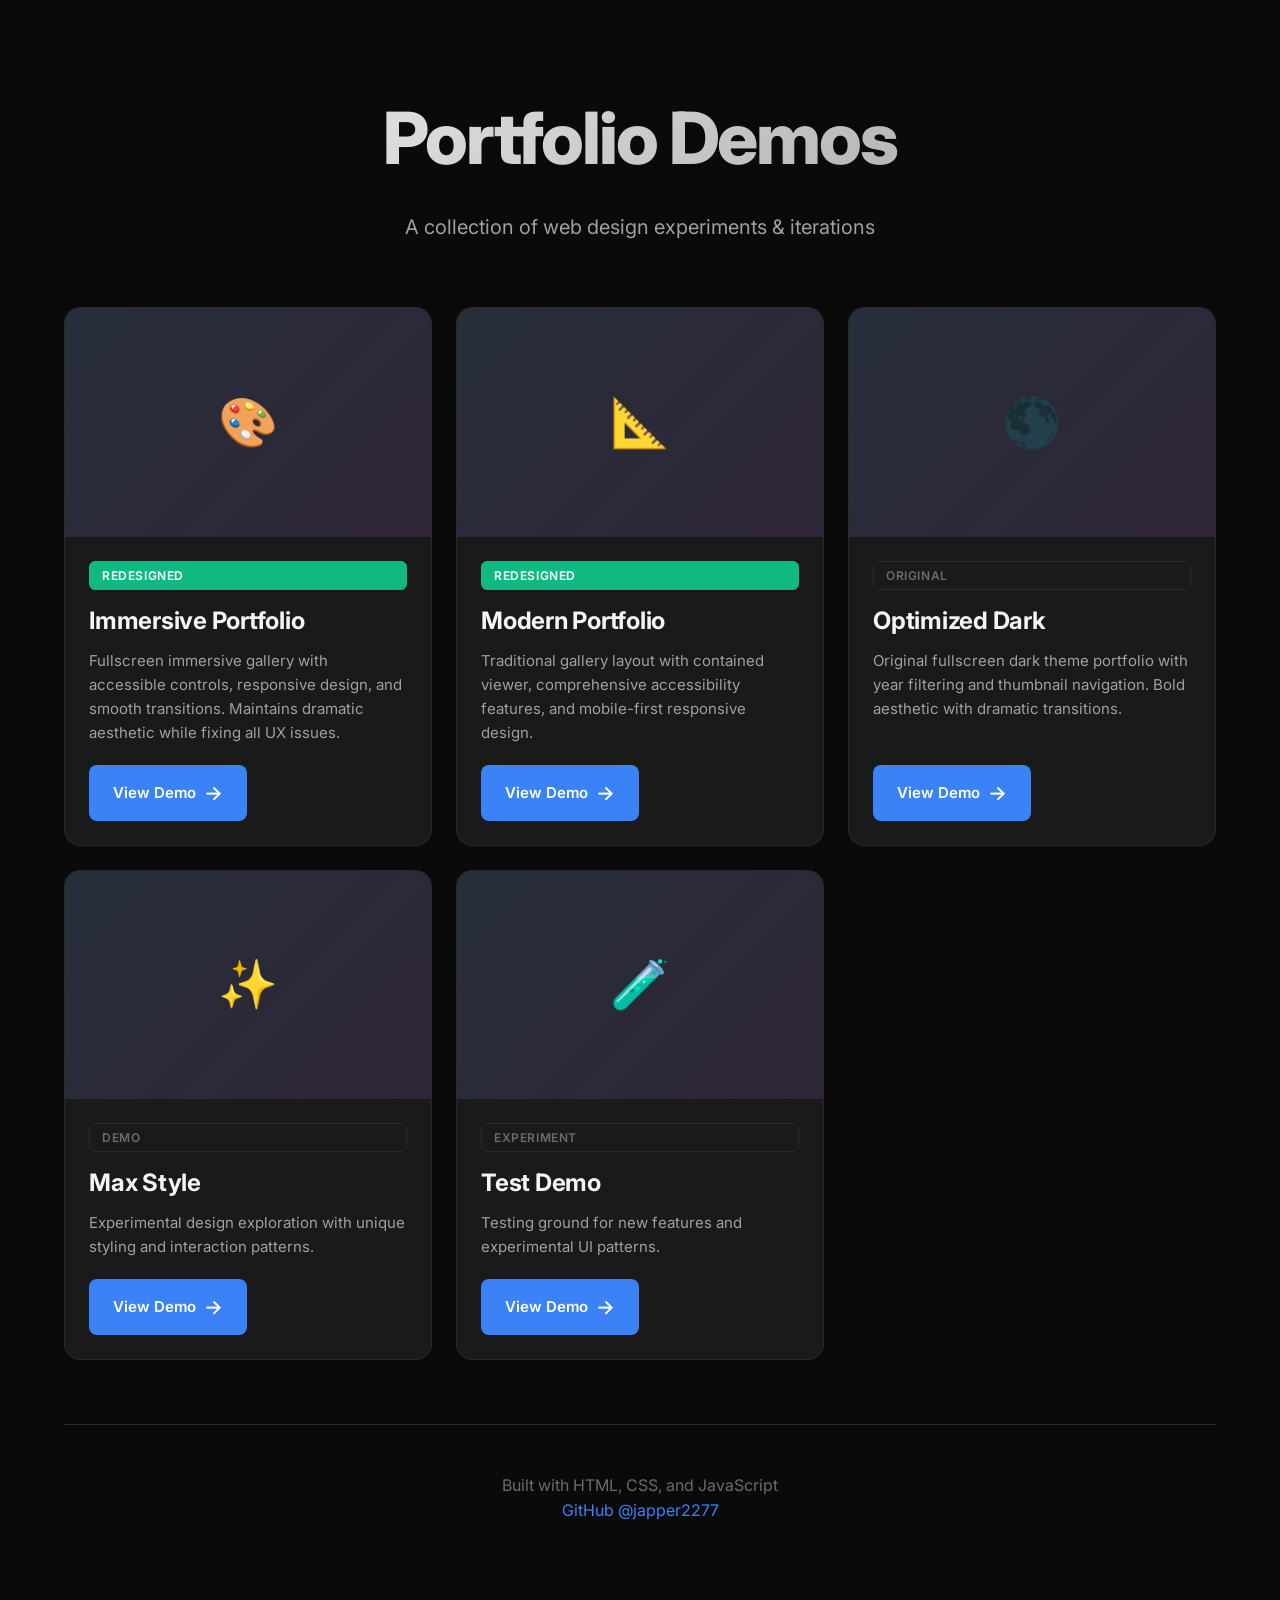
<file: older_html/index.html>
<!DOCTYPE html>
<html lang="en">
<head>
    <meta charset="UTF-8">
    <meta name="viewport" content="width=device-width, initial-scale=1.0">
    <meta name="description" content="Portfolio Demos - A collection of web design experiments">
    <title>Portfolio Demos</title>
    <link rel="icon" href="data:image/svg+xml,<svg xmlns='http://www.w3.org/2000/svg' viewBox='0 0 100 100'><text y='.9em' font-size='90'>🎨</text></svg>">

    <link rel="preconnect" href="https://fonts.googleapis.com">
    <link rel="preconnect" href="https://fonts.gstatic.com" crossorigin>
    <link href="https://fonts.googleapis.com/css2?family=Inter:wght@400;500;600;700;800&display=swap" rel="stylesheet">

    <style>
        :root {
            --bg-primary: #0a0a0a;
            --bg-secondary: #1a1a1a;
            --bg-elevated: #242424;
            --text-primary: #f5f5f5;
            --text-secondary: #a0a0a0;
            --text-tertiary: #6b6b6b;
            --accent: #3b82f6;
            --accent-hover: #2563eb;
            --border: #2a2a2a;
            --focus-ring: #60a5fa;
        }

        * {
            margin: 0;
            padding: 0;
            box-sizing: border-box;
        }

        body {
            background: var(--bg-primary);
            color: var(--text-primary);
            font-family: 'Inter', -apple-system, BlinkMacSystemFont, sans-serif;
            line-height: 1.6;
            -webkit-font-smoothing: antialiased;
            -moz-osx-font-smoothing: grayscale;
            min-height: 100vh;
        }

        .container {
            max-width: 1200px;
            margin: 0 auto;
            padding: 48px 24px;
        }

        header {
            text-align: center;
            margin-bottom: 64px;
            padding-top: 32px;
        }

        h1 {
            font-size: clamp(2.5rem, 8vw, 4.5rem);
            font-weight: 800;
            letter-spacing: -0.03em;
            margin-bottom: 16px;
            background: linear-gradient(135deg, var(--text-primary) 0%, var(--text-secondary) 100%);
            -webkit-background-clip: text;
            -webkit-text-fill-color: transparent;
            background-clip: text;
        }

        .subtitle {
            font-size: clamp(1rem, 3vw, 1.25rem);
            color: var(--text-secondary);
            font-weight: 400;
        }

        .demos-grid {
            display: grid;
            grid-template-columns: repeat(auto-fill, minmax(320px, 1fr));
            gap: 24px;
            margin-bottom: 64px;
        }

        .demo-card {
            background: var(--bg-secondary);
            border: 1px solid var(--border);
            border-radius: 16px;
            overflow: hidden;
            transition: all 0.3s cubic-bezier(0.4, 0, 0.2, 1);
            display: flex;
            flex-direction: column;
        }

        .demo-card:hover {
            transform: translateY(-4px);
            border-color: var(--accent);
            box-shadow: 0 12px 32px rgba(0, 0, 0, 0.4);
        }

        .demo-card:focus-within {
            outline: 2px solid var(--focus-ring);
            outline-offset: 2px;
        }

        .demo-preview {
            width: 100%;
            aspect-ratio: 16 / 10;
            background: var(--bg-elevated);
            position: relative;
            overflow: hidden;
        }

        .demo-preview::before {
            content: '';
            position: absolute;
            inset: 0;
            background: linear-gradient(135deg, rgba(59, 130, 246, 0.1) 0%, rgba(147, 51, 234, 0.1) 100%);
        }

        .demo-preview-text {
            position: absolute;
            inset: 0;
            display: flex;
            align-items: center;
            justify-content: center;
            font-size: 3rem;
        }

        .demo-content {
            padding: 24px;
            flex: 1;
            display: flex;
            flex-direction: column;
        }

        .demo-title {
            font-size: 1.5rem;
            font-weight: 700;
            margin-bottom: 8px;
            letter-spacing: -0.01em;
        }

        .demo-description {
            color: var(--text-secondary);
            font-size: 0.9375rem;
            margin-bottom: 20px;
            flex: 1;
        }

        .demo-link {
            display: inline-flex;
            align-items: center;
            gap: 8px;
            background: var(--accent);
            color: white;
            text-decoration: none;
            padding: 12px 24px;
            border-radius: 8px;
            font-weight: 600;
            font-size: 0.9375rem;
            transition: all 0.2s;
            align-self: flex-start;
        }

        .demo-link:hover {
            background: var(--accent-hover);
            transform: translateX(4px);
        }

        .demo-link:focus-visible {
            outline: 2px solid var(--focus-ring);
            outline-offset: 2px;
        }

        .demo-link::after {
            content: '→';
            font-size: 1.25rem;
            transition: transform 0.2s;
        }

        .demo-link:hover::after {
            transform: translateX(4px);
        }

        .badge {
            display: inline-block;
            padding: 4px 12px;
            background: var(--bg-elevated);
            border: 1px solid var(--border);
            border-radius: 6px;
            font-size: 0.75rem;
            font-weight: 600;
            text-transform: uppercase;
            letter-spacing: 0.05em;
            margin-bottom: 12px;
            color: var(--text-secondary);
        }

        .badge.new {
            background: var(--accent);
            border-color: var(--accent);
            color: white;
        }

        .badge.improved {
            background: #10b981;
            border-color: #10b981;
            color: white;
        }

        .badge.original {
            background: transparent;
            border-color: var(--border);
            color: var(--text-tertiary);
        }

        footer {
            text-align: center;
            padding: 48px 24px;
            color: var(--text-tertiary);
            border-top: 1px solid var(--border);
            margin-top: 64px;
        }

        footer a {
            color: var(--accent);
            text-decoration: none;
            transition: color 0.2s;
        }

        footer a:hover {
            color: var(--accent-hover);
        }

        footer a:focus-visible {
            outline: 2px solid var(--focus-ring);
            outline-offset: 2px;
            border-radius: 4px;
        }

        @media (max-width: 768px) {
            .demos-grid {
                grid-template-columns: 1fr;
            }

            header {
                margin-bottom: 48px;
            }
        }

        @media (prefers-reduced-motion: reduce) {
            * {
                animation-duration: 0.01ms !important;
                animation-iteration-count: 1 !important;
                transition-duration: 0.01ms !important;
            }
        }
    </style>
</head>
<body>
    <div class="container">
        <header>
            <h1>Portfolio Demos</h1>
            <p class="subtitle">A collection of web design experiments & iterations</p>
        </header>

        <div class="demos-grid">
            <article class="demo-card">
                <div class="demo-preview">
                    <div class="demo-preview-text">🎨</div>
                </div>
                <div class="demo-content">
                    <span class="badge improved">Redesigned</span>
                    <h2 class="demo-title">Immersive Portfolio</h2>
                    <p class="demo-description">
                        Fullscreen immersive gallery with accessible controls, responsive design, and smooth transitions. Maintains dramatic aesthetic while fixing all UX issues.
                    </p>
                    <a href="immersive-portfolio.html" class="demo-link">View Demo</a>
                </div>
            </article>

            <article class="demo-card">
                <div class="demo-preview">
                    <div class="demo-preview-text">📐</div>
                </div>
                <div class="demo-content">
                    <span class="badge improved">Redesigned</span>
                    <h2 class="demo-title">Modern Portfolio</h2>
                    <p class="demo-description">
                        Traditional gallery layout with contained viewer, comprehensive accessibility features, and mobile-first responsive design.
                    </p>
                    <a href="portfolio-redesign.html" class="demo-link">View Demo</a>
                </div>
            </article>

            <article class="demo-card">
                <div class="demo-preview">
                    <div class="demo-preview-text">🌑</div>
                </div>
                <div class="demo-content">
                    <span class="badge original">Original</span>
                    <h2 class="demo-title">Optimized Dark</h2>
                    <p class="demo-description">
                        Original fullscreen dark theme portfolio with year filtering and thumbnail navigation. Bold aesthetic with dramatic transitions.
                    </p>
                    <a href="optimized-dark.html" class="demo-link">View Demo</a>
                </div>
            </article>

            <article class="demo-card">
                <div class="demo-preview">
                    <div class="demo-preview-text">✨</div>
                </div>
                <div class="demo-content">
                    <span class="badge original">Demo</span>
                    <h2 class="demo-title">Max Style</h2>
                    <p class="demo-description">
                        Experimental design exploration with unique styling and interaction patterns.
                    </p>
                    <a href="max-style.html" class="demo-link">View Demo</a>
                </div>
            </article>

            <article class="demo-card">
                <div class="demo-preview">
                    <div class="demo-preview-text">🧪</div>
                </div>
                <div class="demo-content">
                    <span class="badge original">Experiment</span>
                    <h2 class="demo-title">Test Demo</h2>
                    <p class="demo-description">
                        Testing ground for new features and experimental UI patterns.
                    </p>
                    <a href="test.html" class="demo-link">View Demo</a>
                </div>
            </article>
        </div>

        <footer>
            <p>Built with HTML, CSS, and JavaScript</p>
            <p><a href="https://github.com/japper2277" target="_blank" rel="noopener noreferrer">GitHub @japper2277</a></p>
        </footer>
    </div>
</body>
</html>
</file>
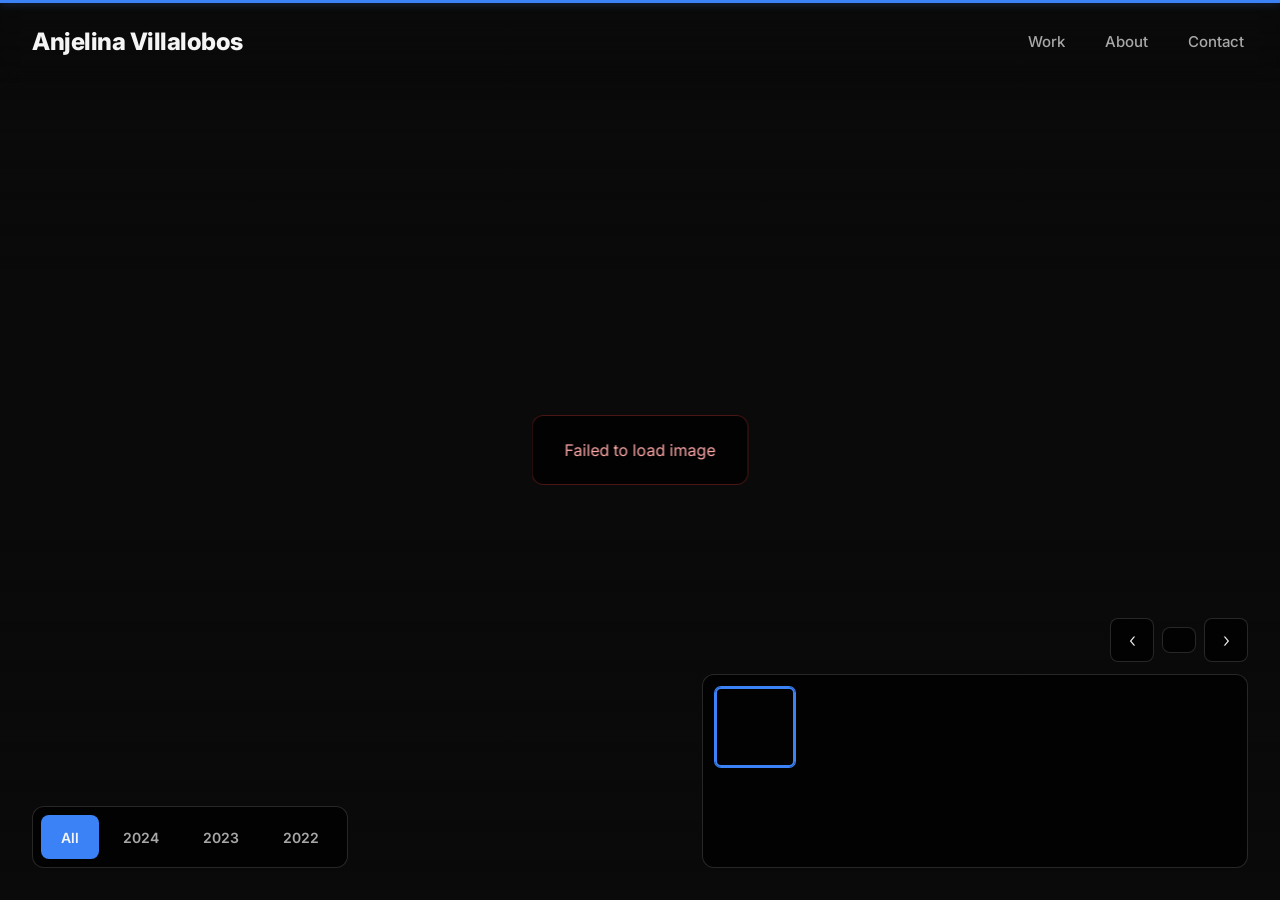
<file: immersive-portfolio.html>
<!DOCTYPE html>
<html lang="en">
<head>
    <meta charset="UTF-8">
    <meta name="viewport" content="width=device-width, initial-scale=1.0">
    <meta name="description" content="Anjelina Villalobos - Digital Artist Portfolio">
    <title>Anjelina Villalobos | Portfolio</title>
    <link rel="icon" href="data:image/svg+xml,<svg xmlns='http://www.w3.org/2000/svg' viewBox='0 0 100 100'><text y='.9em' font-size='90'>🎨</text></svg>">

    <link rel="preconnect" href="https://fonts.googleapis.com">
    <link rel="preconnect" href="https://fonts.gstatic.com" crossorigin>
    <link href="https://fonts.googleapis.com/css2?family=Inter:wght@400;500;600;700;800&display=swap" rel="stylesheet">

    <style>
        :root {
            --text-primary: #f5f5f5;
            --text-secondary: #a8a8a8;
            --text-dim: #707070;
            --accent: #3b82f6;
            --accent-hover: #60a5fa;
            --focus-ring: #60a5fa;
            --overlay-dark: rgba(0, 0, 0, 0.75);
            --overlay-medium: rgba(0, 0, 0, 0.5);
            --border: rgba(255, 255, 255, 0.15);
            --border-active: rgba(255, 255, 255, 0.4);
        }

        * {
            margin: 0;
            padding: 0;
            box-sizing: border-box;
        }

        body, html {
            width: 100%;
            height: 100%;
            overflow: hidden;
            background-color: #0a0a0a;
            color: var(--text-primary);
            font-family: 'Inter', -apple-system, BlinkMacSystemFont, sans-serif;
            -webkit-font-smoothing: antialiased;
            -moz-osx-font-smoothing: grayscale;
        }

        /* Skip link for accessibility */
        .skip-link {
            position: absolute;
            top: -100px;
            left: 16px;
            background: var(--accent);
            color: white;
            padding: 12px 24px;
            text-decoration: none;
            border-radius: 4px;
            z-index: 10000;
            font-weight: 600;
        }

        .skip-link:focus {
            top: 16px;
        }

        /* Fullscreen container */
        .fullscreen-container {
            position: relative;
            width: 100%;
            height: 100%;
        }

        /* Background image - removed harsh filters */
        .background-image {
            position: absolute;
            top: 0;
            left: 0;
            width: 100%;
            height: 100%;
            background-size: cover;
            background-position: center;
            z-index: 1;
            opacity: 0;
            transform: scale(1);
            transition: opacity 0.5s cubic-bezier(0.4, 0, 0.2, 1),
                        transform 0.6s cubic-bezier(0.4, 0, 0.2, 1);
        }

        .background-image.loaded {
            opacity: 1;
        }

        .background-image.fade-out {
            opacity: 0;
            transform: scale(1.03);
        }

        /* Gradient overlays - lighter for better image visibility */
        .gradient-overlay {
            position: fixed;
            pointer-events: none;
            z-index: 2;
        }

        .gradient-overlay.top {
            top: 0;
            left: 0;
            right: 0;
            height: 30%;
            background: linear-gradient(to bottom, rgba(10, 10, 10, 0.8) 0%, transparent 100%);
        }

        .gradient-overlay.bottom {
            bottom: 0;
            left: 0;
            right: 0;
            height: 40%;
            background: linear-gradient(to top, rgba(10, 10, 10, 0.9) 0%, transparent 100%);
        }

        /* Header */
        .main-header {
            position: absolute;
            top: 0;
            left: 0;
            right: 0;
            display: flex;
            justify-content: space-between;
            align-items: center;
            padding: 24px 32px;
            z-index: 100;
            background: linear-gradient(to bottom, rgba(10, 10, 10, 0.6), transparent);
            backdrop-filter: blur(8px);
        }

        .artist-name {
            font-size: clamp(1.125rem, 3vw, 1.5rem);
            font-weight: 800;
            letter-spacing: -0.02em;
        }

        .artist-name:focus-visible {
            outline: 2px solid var(--focus-ring);
            outline-offset: 4px;
            border-radius: 4px;
        }

        .main-header nav {
            display: flex;
            gap: 32px;
        }

        .main-header nav a {
            color: var(--text-secondary);
            text-decoration: none;
            font-size: 0.9375rem;
            font-weight: 500;
            transition: color 0.2s ease;
            position: relative;
            padding: 8px 4px;
        }

        .main-header nav a:hover {
            color: var(--text-primary);
        }

        .main-header nav a:focus-visible {
            outline: 2px solid var(--focus-ring);
            outline-offset: 4px;
            border-radius: 4px;
            color: var(--text-primary);
        }

        /* Progress bar - more visible */
        .progress-bar {
            position: absolute;
            top: 0;
            left: 0;
            width: 100%;
            height: 3px;
            background: rgba(255, 255, 255, 0.1);
            z-index: 101;
        }

        .progress-fill {
            height: 100%;
            background: var(--accent);
            transition: width 0.4s cubic-bezier(0.4, 0, 0.2, 1);
            box-shadow: 0 0 8px rgba(59, 130, 246, 0.5);
        }

        /* Image title overlay */
        .image-title {
            position: absolute;
            bottom: 140px;
            left: 32px;
            right: 32px;
            z-index: 50;
            max-width: 800px;
        }

        .image-title h1 {
            font-size: clamp(2rem, 6vw, 4rem);
            font-weight: 800;
            line-height: 1.1;
            letter-spacing: -0.02em;
            margin-bottom: 12px;
            opacity: 0;
            transform: translateY(20px);
            transition: opacity 0.5s ease 0.2s, transform 0.5s ease 0.2s;
        }

        .image-title h1.visible {
            opacity: 1;
            transform: translateY(0);
        }

        /* Meta row removed */
        .image-title .meta,
        .image-title .meta.visible {
            display: none !important;
        }

        .meta-item {
            display: flex;
            align-items: center;
            gap: 8px;
        }

        /* Bottom UI container */
        .bottom-ui {
            position: absolute;
            bottom: 32px;
            left: 32px;
            right: 32px;
            z-index: 50;
            display: flex;
            justify-content: space-between;
            align-items: flex-end;
            gap: 24px;
        }

        /* Year filter - bottom left */
        .year-filter {
            display: flex;
            gap: 4px;
            background: var(--overlay-dark);
            backdrop-filter: blur(12px);
            padding: 8px;
            border-radius: 12px;
            border: 1px solid var(--border);
        }

        .year-filter button {
            background: transparent;
            border: none;
            color: var(--text-secondary);
            padding: 12px 20px;
            font-size: 0.875rem;
            font-weight: 600;
            cursor: pointer;
            transition: all 0.2s ease;
            font-family: inherit;
            border-radius: 8px;
            min-width: 44px;
            min-height: 44px;
        }

        .year-filter button:hover {
            color: var(--text-primary);
            background: rgba(255, 255, 255, 0.05);
        }

        .year-filter button:focus-visible {
            outline: 2px solid var(--focus-ring);
            outline-offset: 2px;
        }

        .year-filter button.active {
            color: var(--text-primary);
            background: var(--accent);
        }

        /* Thumbnail grid - bottom right */
        .thumbnail-container {
            display: flex;
            flex-direction: column;
            gap: 12px;
            align-items: flex-end;
        }

        .thumbnail-controls {
            display: flex;
            gap: 8px;
            align-items: center;
        }

        .counter {
            color: var(--text-secondary);
            font-size: 0.875rem;
            font-weight: 500;
            background: var(--overlay-dark);
            backdrop-filter: blur(12px);
            padding: 12px 16px;
            border-radius: 8px;
            border: 1px solid var(--border);
        }

        .nav-btn {
            background: var(--overlay-dark);
            backdrop-filter: blur(12px);
            border: 1px solid var(--border);
            color: var(--text-primary);
            width: 44px;
            height: 44px;
            border-radius: 8px;
            font-size: 1.25rem;
            cursor: pointer;
            transition: all 0.2s ease;
            font-family: inherit;
            display: flex;
            align-items: center;
            justify-content: center;
            font-weight: 300;
        }

        .nav-btn:hover:not(:disabled) {
            background: rgba(255, 255, 255, 0.1);
            border-color: var(--border-active);
            transform: scale(1.05);
        }

        .nav-btn:focus-visible {
            outline: 2px solid var(--focus-ring);
            outline-offset: 2px;
        }

        .nav-btn:disabled {
            opacity: 0.3;
            cursor: not-allowed;
        }

        .thumbnail-grid {
            display: grid;
            grid-template-columns: repeat(6, 80px);
            gap: 8px;
            background: var(--overlay-dark);
            backdrop-filter: blur(12px);
            padding: 12px;
            border-radius: 12px;
            border: 1px solid var(--border);
        }

        .thumbnail {
            width: 80px;
            height: 80px;
            background-size: cover;
            background-position: center;
            cursor: pointer;
            opacity: 0.4;
            transition: all 0.25s cubic-bezier(0.4, 0, 0.2, 1);
            position: relative;
            overflow: hidden;
            border-radius: 6px;
            border: 2px solid transparent;
        }

        .thumbnail:hover {
            opacity: 0.8;
            transform: translateY(-4px) scale(1.05);
            border-color: var(--border-active);
        }

        .thumbnail:focus-visible {
            outline: 2px solid var(--focus-ring);
            outline-offset: 2px;
            opacity: 0.8;
        }

        .thumbnail.active {
            opacity: 1;
            border-color: var(--accent);
            box-shadow: 0 0 0 1px var(--accent);
        }

        /* Loading state */
        .loading-overlay {
            position: absolute;
            inset: 0;
            background: #0a0a0a;
            display: flex;
            align-items: center;
            justify-content: center;
            z-index: 200;
            opacity: 1;
            transition: opacity 0.3s ease;
            pointer-events: none;
        }

        .loading-overlay.hidden {
            opacity: 0;
        }

        .spinner {
            width: 48px;
            height: 48px;
            border: 3px solid rgba(255, 255, 255, 0.1);
            border-top-color: var(--accent);
            border-radius: 50%;
            animation: spin 0.8s linear infinite;
        }

        @keyframes spin {
            to { transform: rotate(360deg); }
        }

        /* Error state */
        .error-message {
            position: absolute;
            top: 50%;
            left: 50%;
            transform: translate(-50%, -50%);
            background: var(--overlay-dark);
            backdrop-filter: blur(12px);
            padding: 24px 32px;
            border-radius: 12px;
            border: 1px solid rgba(239, 68, 68, 0.3);
            color: #fca5a5;
            display: none;
            z-index: 200;
            text-align: center;
        }

        .error-message.show {
            display: block;
        }

        /* Keyboard hint */
        .keyboard-hint {
            position: absolute;
            bottom: 32px;
            left: 50%;
            transform: translateX(-50%);
            background: var(--overlay-dark);
            backdrop-filter: blur(12px);
            padding: 12px 20px;
            border-radius: 8px;
            border: 1px solid var(--border);
            font-size: 0.8125rem;
            color: var(--text-secondary);
            pointer-events: none;
            opacity: 0;
            transition: opacity 0.3s ease;
            z-index: 60;
        }

        .keyboard-hint.show {
            opacity: 1;
        }

        /* Screen reader only */
        .sr-only {
            position: absolute;
            width: 1px;
            height: 1px;
            padding: 0;
            margin: -1px;
            overflow: hidden;
            clip: rect(0, 0, 0, 0);
            white-space: nowrap;
            border-width: 0;
        }

        /* Mobile responsive */
        @media (max-width: 1024px) {
            .thumbnail-grid {
                grid-template-columns: repeat(4, 70px);
            }

            .thumbnail {
                width: 70px;
                height: 70px;
            }

            .image-title {
                bottom: 180px;
            }
        }

        @media (max-width: 768px) {
            .main-header {
                flex-direction: column;
                align-items: flex-start;
                gap: 16px;
                padding: 16px 20px;
            }

            .main-header nav {
                gap: 20px;
            }

            .bottom-ui {
                flex-direction: column;
                align-items: stretch;
                bottom: 20px;
                left: 20px;
                right: 20px;
            }

            .image-title {
                bottom: auto;
                top: 120px;
                left: 20px;
                right: 20px;
            }

            .year-filter {
                justify-content: center;
                flex-wrap: wrap;
            }

            .thumbnail-container {
                align-items: stretch;
            }

            .thumbnail-grid {
                grid-template-columns: repeat(auto-fill, minmax(60px, 1fr));
                max-height: 200px;
                overflow-y: auto;
                overflow-x: hidden;
            }

            .thumbnail {
                width: 100%;
                height: 60px;
            }

            .thumbnail-controls {
                justify-content: space-between;
            }

            .keyboard-hint {
                display: none;
            }
        }

        @media (max-width: 480px) {
            .main-header {
                padding: 12px 16px;
            }

            .main-header nav {
                flex-wrap: wrap;
                gap: 16px;
            }

            .bottom-ui {
                bottom: 16px;
                left: 16px;
                right: 16px;
            }

            .image-title {
                top: 100px;
                left: 16px;
                right: 16px;
            }

            .year-filter button {
                padding: 10px 16px;
                font-size: 0.8125rem;
            }

            .thumbnail-grid {
                gap: 6px;
                padding: 8px;
            }
        }

        /* Touch device optimizations */
        @media (hover: none) and (pointer: coarse) {
            .thumbnail:hover {
                transform: none;
            }

            .thumbnail:active {
                opacity: 1;
                transform: scale(0.95);
            }
        }

        /* High contrast mode */
        @media (prefers-contrast: high) {
            :root {
                --text-primary: #ffffff;
                --border: rgba(255, 255, 255, 0.5);
            }

            .gradient-overlay {
                opacity: 0.9;
            }
        }

        /* Reduced motion */
        @media (prefers-reduced-motion: reduce) {
            * {
                animation-duration: 0.01ms !important;
                animation-iteration-count: 1 !important;
                transition-duration: 0.01ms !important;
            }
        }
    </style>
</head>
<body>
    <a href="#main-image" class="skip-link">Skip to gallery</a>

    <div class="fullscreen-container">
        <div class="loading-overlay" id="loadingOverlay">
            <div class="spinner" role="status" aria-label="Loading"></div>
        </div>

        <div class="background-image" id="backgroundImage" role="img" aria-label=""></div>

        <div class="gradient-overlay top"></div>
        <div class="gradient-overlay bottom"></div>

        <div class="progress-bar" role="progressbar" aria-label="Gallery progress" aria-valuemin="0" aria-valuemax="100" aria-valuenow="0">
            <div class="progress-fill" id="progress"></div>
        </div>

        <header class="main-header" role="banner">
            <h1 class="artist-name" tabindex="0">Anjelina Villalobos</h1>
            <nav role="navigation" aria-label="Main navigation">
                <a href="#gallery">Work</a>
                <a href="#about">About</a>
                <a href="#contact">Contact</a>
            </nav>
        </header>

        <div class="error-message" id="errorMessage" role="alert">
            <p>Failed to load image</p>
        </div>

        <main id="main-image">
            <div class="image-title">
                <h2 id="imgTitle"></h2>
            </div>

            <div class="bottom-ui">
                <div class="year-filter" role="group" aria-label="Filter by year">
                    <button class="year-btn active" data-year="all" aria-pressed="true">All</button>
                    <button class="year-btn" data-year="2024" aria-pressed="false">2024</button>
                    <button class="year-btn" data-year="2023" aria-pressed="false">2023</button>
                    <button class="year-btn" data-year="2022" aria-pressed="false">2022</button>
                </div>

                <div class="thumbnail-container">
                    <div class="thumbnail-controls">
                        <button class="nav-btn" id="prevBtn" aria-label="Previous image (←)" title="Previous">‹</button>
                        <span class="counter" id="counter" aria-live="polite"></span>
                        <button class="nav-btn" id="nextBtn" aria-label="Next image (→)" title="Next">›</button>
                    </div>
                    <div class="thumbnail-grid" id="thumbnails" role="list" aria-label="Gallery thumbnails"></div>
                </div>
            </div>
        </main>

        <div class="keyboard-hint" id="keyboardHint" role="status" aria-live="polite">
            Use ← → arrow keys to navigate
        </div>
    </div>

    <div class="sr-only" role="status" aria-live="polite" aria-atomic="true" id="announcer"></div>

    <script>
        const gallery = [
            { year: 2024, image: 'https://images.unsplash.com/photo-1579783902614-a3fb3927b6a5?q=80&w=1920&fm=webp', title: 'Ethereal Light', medium: 'Digital Art', thumb: 'https://images.unsplash.com/photo-1579783902614-a3fb3927b6a5?q=80&w=300&fm=webp' },
            { year: 2024, image: 'https://images.unsplash.com/photo-1547891654-e66ed7ebb968?q=80&w=1920&fm=webp', title: 'Urban Dreams', medium: 'Mixed Media', thumb: 'https://images.unsplash.com/photo-1547891654-e66ed7ebb968?q=80&w=300&fm=webp' },
            { year: 2024, image: 'https://images.unsplash.com/photo-1557672172-298e090bd0f1?q=80&w=1920&fm=webp', title: 'Abstract Motion', medium: 'Digital Art', thumb: 'https://images.unsplash.com/photo-1557672172-298e090bd0f1?q=80&w=300&fm=webp' },
            { year: 2023, image: 'https://images.unsplash.com/photo-1541961017774-22349e4a1262?q=80&w=1920&fm=webp', title: 'Neon Nights', medium: 'Photography', thumb: 'https://images.unsplash.com/photo-1541961017774-22349e4a1262?q=80&w=300&fm=webp' },
            { year: 2023, image: 'https://images.unsplash.com/photo-1550684848-fac1c5b4e853?q=80&w=1920&fm=webp', title: 'Chromatic Study', medium: 'Digital Art', thumb: 'https://images.unsplash.com/photo-1550684848-fac1c5b4e853?q=80&w=300&fm=webp' },
            { year: 2023, image: 'https://images.unsplash.com/photo-1558591710-4b4a1ae0f04d?q=80&w=1920&fm=webp', title: 'Celestial Forms', medium: 'Digital Art', thumb: 'https://images.unsplash.com/photo-1558591710-4b4a1ae0f04d?q=80&w=300&fm=webp' },
            { year: 2023, image: 'https://images.unsplash.com/photo-1536440136628-849c177e76a1?q=80&w=1920&fm=webp', title: 'Digital Landscape', medium: 'Digital Art', thumb: 'https://images.unsplash.com/photo-1536440136628-849c177e76a1?q=80&w=300&fm=webp' },
            { year: 2022, image: 'https://images.unsplash.com/photo-1506477331477-33d5d8b3dc85?q=80&w=1920&fm=webp', title: 'Infinite Horizon', medium: 'Photography', thumb: 'https://images.unsplash.com/photo-1506477331477-33d5d8b3dc85?q=80&w=300&fm=webp' },
            { year: 2022, image: 'https://images.unsplash.com/photo-1553356084-58ef4a67b2a7?q=80&w=1920&fm=webp', title: 'Gradient Space', medium: 'Digital Art', thumb: 'https://images.unsplash.com/photo-1553356084-58ef4a67b2a7?q=80&w=300&fm=webp' },
            { year: 2022, image: 'https://images.unsplash.com/photo-1557682250-33bd709cbe85?q=80&w=1920&fm=webp', title: 'Prismatic Vision', medium: 'Mixed Media', thumb: 'https://images.unsplash.com/photo-1557682250-33bd709cbe85?q=80&w=300&fm=webp' },
            { year: 2022, image: 'https://images.unsplash.com/photo-1567095761054-7a02e69e5c43?q=80&w=1920&fm=webp', title: 'Color Field', medium: 'Digital Art', thumb: 'https://images.unsplash.com/photo-1567095761054-7a02e69e5c43?q=80&w=300&fm=webp' },
            { year: 2022, image: 'https://images.unsplash.com/photo-1557682224-5b8590cd9ec5?q=80&w=1920&fm=webp', title: 'Radiant Bloom', medium: 'Digital Art', thumb: 'https://images.unsplash.com/photo-1557682224-5b8590cd9ec5?q=80&w=300&fm=webp' }
        ];

        let filteredGallery = [...gallery];
        let currentIndex = 0;
        let isTransitioning = false;

        const backgroundImage = document.getElementById('backgroundImage');
        const imgTitle = document.getElementById('imgTitle');
        const progress = document.getElementById('progress');
        const counter = document.getElementById('counter');
        const prevBtn = document.getElementById('prevBtn');
        const nextBtn = document.getElementById('nextBtn');
        const thumbnailGrid = document.getElementById('thumbnails');
        const keyboardHint = document.getElementById('keyboardHint');
        const loadingOverlay = document.getElementById('loadingOverlay');
        const errorMessage = document.getElementById('errorMessage');
        const announcer = document.getElementById('announcer');

        // Preload images
        function preloadImages() {
            gallery.forEach(item => {
                const img = new Image();
                img.src = item.image;
                const thumb = new Image();
                thumb.src = item.thumb;
            });
        }

        function announce(message) {
            announcer.textContent = message;
            setTimeout(() => announcer.textContent = '', 1000);
        }

        function updateImage(index, animate = true) {
            if (isTransitioning || index < 0 || index >= filteredGallery.length) return;

            isTransitioning = true;
            currentIndex = index;
            const item = filteredGallery[currentIndex];

            // Hide title and error
            imgTitle.classList.remove('visible');
            errorMessage.classList.remove('show');

            if (animate) {
                backgroundImage.classList.add('fade-out');
            }

            // Load image
            const tempImg = new Image();
            tempImg.onload = () => {
                setTimeout(() => {
                    backgroundImage.style.backgroundImage = `url('${item.image}')`;
                    backgroundImage.setAttribute('aria-label', `${item.title} - ${item.medium}, ${item.year}`);

                    if (animate) {
                        backgroundImage.classList.remove('fade-out');
                    }
                    backgroundImage.classList.add('loaded');

                    // Update text
                    imgTitle.textContent = item.title;

                    // Show title
                    setTimeout(() => {
                        imgTitle.classList.add('visible');
                    }, 100);

                    // Update progress
                    const progressPercent = ((currentIndex + 1) / filteredGallery.length) * 100;
                    progress.style.width = progressPercent + '%';
                    progress.parentElement.setAttribute('aria-valuenow', Math.round(progressPercent));

                    // Update counter
                    counter.textContent = `${currentIndex + 1} / ${filteredGallery.length}`;

                    // Update buttons
                    prevBtn.disabled = currentIndex === 0;
                    nextBtn.disabled = currentIndex === filteredGallery.length - 1;

                    // Update thumbnails
                    updateThumbnails();

                    // Announce to screen readers
                    announce(`Viewing ${item.title}, image ${currentIndex + 1} of ${filteredGallery.length}`);

                    isTransitioning = false;
                }, animate ? 500 : 0);
            };

            tempImg.onerror = () => {
                errorMessage.classList.add('show');
                isTransitioning = false;
            };

            tempImg.src = item.image;
        }

        function renderThumbnails() {
            thumbnailGrid.innerHTML = '';

            filteredGallery.forEach((item, index) => {
                const thumb = document.createElement('div');
                thumb.className = 'thumbnail';
                thumb.style.backgroundImage = `url('${item.thumb}')`;
                thumb.setAttribute('role', 'listitem');
                thumb.setAttribute('tabindex', '0');
                thumb.setAttribute('aria-label', `View ${item.title}`);

                if (index === 0) thumb.classList.add('active');

                thumb.addEventListener('click', () => updateImage(index));
                thumb.addEventListener('keydown', (e) => {
                    if (e.key === 'Enter' || e.key === ' ') {
                        e.preventDefault();
                        updateImage(index);
                    }
                });

                thumbnailGrid.appendChild(thumb);
            });
        }

        function updateThumbnails() {
            const thumbs = thumbnailGrid.querySelectorAll('.thumbnail');
            thumbs.forEach((thumb, index) => {
                thumb.classList.toggle('active', index === currentIndex);
            });
        }

        function navigate(direction) {
            const newIndex = currentIndex + direction;
            if (newIndex >= 0 && newIndex < filteredGallery.length) {
                updateImage(newIndex);
            }
        }

        function filterByYear(year) {
            filteredGallery = year === 'all'
                ? [...gallery]
                : gallery.filter(item => item.year === parseInt(year));

            currentIndex = 0;
            updateImage(0);
            renderThumbnails();

            const message = year === 'all'
                ? `Showing all ${filteredGallery.length} images`
                : `Showing ${filteredGallery.length} images from ${year}`;
            announce(message);
        }

        // Event listeners
        prevBtn.addEventListener('click', () => navigate(-1));
        nextBtn.addEventListener('click', () => navigate(1));

        document.querySelectorAll('.year-btn').forEach(btn => {
            btn.addEventListener('click', () => {
                document.querySelectorAll('.year-btn').forEach(b => {
                    b.classList.remove('active');
                    b.setAttribute('aria-pressed', 'false');
                });
                btn.classList.add('active');
                btn.setAttribute('aria-pressed', 'true');
                filterByYear(btn.dataset.year);
            });
        });

        // Keyboard navigation
        let keyboardUsed = false;
        document.addEventListener('keydown', (e) => {
            if (e.key === 'ArrowLeft') {
                e.preventDefault();
                navigate(-1);
                showKeyboardHint();
            } else if (e.key === 'ArrowRight') {
                e.preventDefault();
                navigate(1);
                showKeyboardHint();
            }
        });

        function showKeyboardHint() {
            if (!keyboardUsed && window.innerWidth > 768) {
                keyboardUsed = true;
                keyboardHint.classList.add('show');
                setTimeout(() => keyboardHint.classList.remove('show'), 2000);
            }
        }

        // Show keyboard hint on first tab
        document.addEventListener('keydown', (e) => {
            if (e.key === 'Tab' && window.innerWidth > 768) {
                showKeyboardHint();
            }
        }, { once: true });

        // Initialize
        function init() {
            preloadImages();
            updateImage(0, false);
            renderThumbnails();
            setTimeout(() => loadingOverlay.classList.add('hidden'), 300);
        }

        init();
    </script>
</body>
</html>
</file>
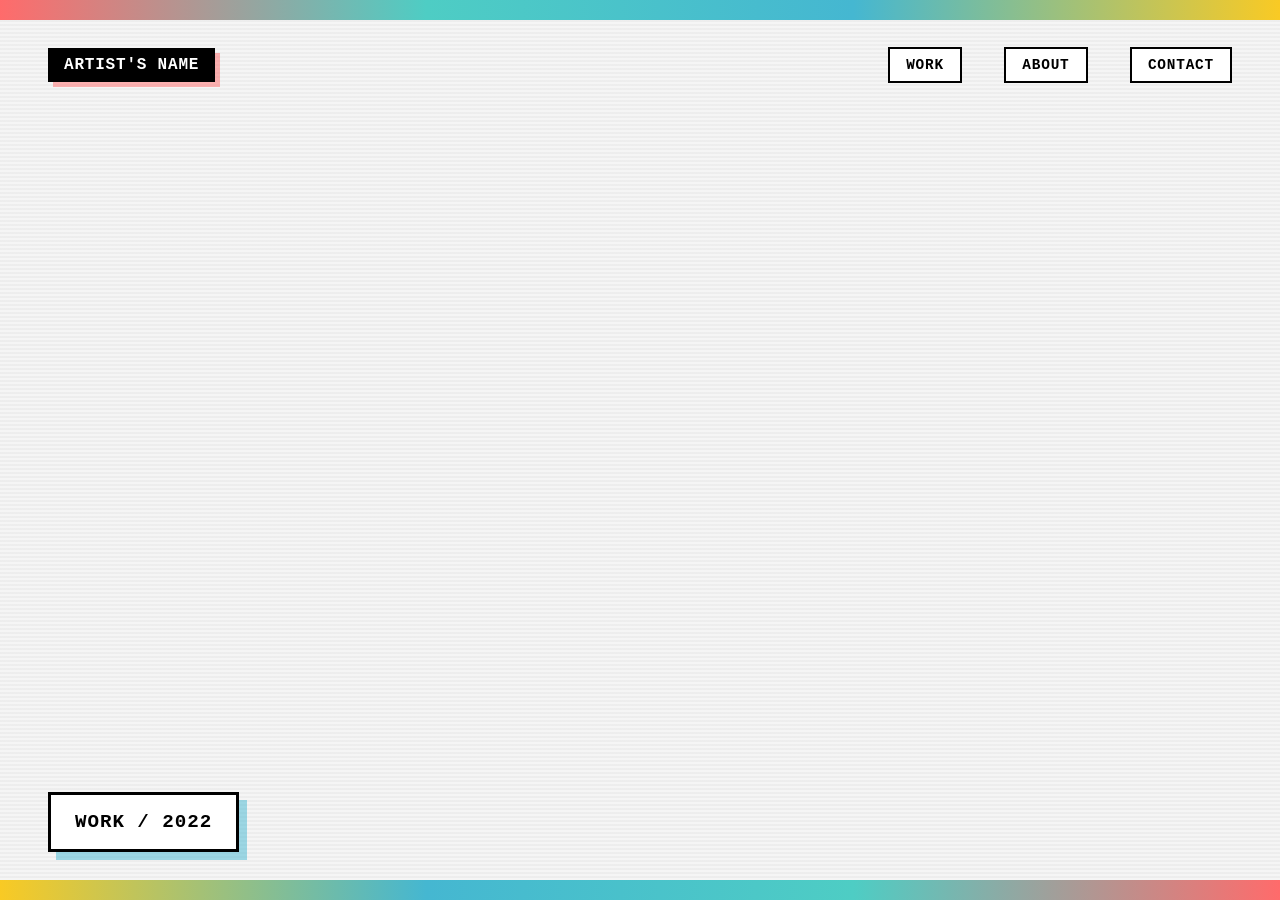
<file: max-style.html>
<!DOCTYPE html>
<html lang="en">
<head>
    <meta charset="UTF-8">
    <meta name="viewport" content="width=device-width, initial-scale=1.0">
    <meta name="referrer" content="no-referrer">
    <title>Artist's Name | Portfolio</title>
    <link rel="icon" href="data:,">

    <style>
        /* CSS Reset and Basic Setup */
        body, html {
            margin: 0;
            padding: 0;
            width: 100%;
            height: 100%;
            overflow: hidden;
            background-color: #f5f5f5; /* Light background like Max's */
            color: #000;
            font-family: 'Courier New', monospace; /* Quirky, digital font */
        }

        /* The main container for the full-screen experience */
        .fullscreen-container {
            position: relative;
            width: 100%;
            height: 100%;
            display: flex;
            align-items: center;
            justify-content: center;
        }

        /* The background image carousel container */
        .background-image {
            position: absolute;
            top: 0;
            left: 0;
            width: 100%;
            height: 100%;
            background-size: cover;
            background-position: center center;
            z-index: 1;
            opacity: 1;
            transform: scale(1);
            transition: opacity 0.6s ease, transform 0.6s ease;
        }

        .background-image.fade-out {
            opacity: 0;
            transform: scale(1.05);
        }

        /* Animated texture overlay - lo-fi digital feel */
        .texture-overlay {
            position: absolute;
            top: 0;
            left: 0;
            width: 100%;
            height: 100%;
            z-index: 2;
            pointer-events: none;
            background: repeating-linear-gradient(
                0deg,
                transparent,
                transparent 2px,
                rgba(0, 0, 0, 0.03) 2px,
                rgba(0, 0, 0, 0.03) 4px
            );
            animation: scanlines 8s linear infinite;
        }

        @keyframes scanlines {
            0% { transform: translateY(0); }
            100% { transform: translateY(20px); }
        }

        /* Colorful border frame */
        .frame {
            position: absolute;
            z-index: 2;
            pointer-events: none;
        }

        .frame.top {
            top: 0;
            left: 0;
            right: 0;
            height: 20px;
            background: linear-gradient(90deg, #ff6b6b, #4ecdc4, #45b7d1, #f9ca24);
            animation: colorShift 10s ease infinite alternate;
        }

        .frame.bottom {
            bottom: 0;
            left: 0;
            right: 0;
            height: 20px;
            background: linear-gradient(90deg, #f9ca24, #45b7d1, #4ecdc4, #ff6b6b);
            animation: colorShift 10s ease infinite alternate-reverse;
        }

        @keyframes colorShift {
            0% { filter: hue-rotate(0deg); }
            100% { filter: hue-rotate(30deg); }
        }

        /* The main header navigation */
        .main-header {
            position: absolute;
            top: 3rem;
            left: 3rem;
            right: 3rem;
            display: flex;
            justify-content: space-between;
            align-items: center;
            z-index: 3;
            font-size: 1rem;
            letter-spacing: 0.05em;
        }

        .main-header .artist-name {
            font-weight: bold;
            text-transform: uppercase;
            background: #000;
            color: #fff;
            padding: 0.5rem 1rem;
            box-shadow: 5px 5px 0 rgba(255, 107, 107, 0.5);
            transition: all 0.3s ease;
        }

        .main-header .artist-name:hover {
            transform: translate(-2px, -2px);
            box-shadow: 7px 7px 0 rgba(255, 107, 107, 0.7);
        }

        .main-header nav a {
            color: #000;
            text-decoration: none;
            margin-left: 2rem;
            padding: 0.5rem 1rem;
            background: #fff;
            border: 2px solid #000;
            transition: all 0.2s ease;
            text-transform: uppercase;
            font-size: 0.9rem;
            font-weight: bold;
        }

        .main-header nav a:hover {
            background: #000;
            color: #fff;
            transform: translate(2px, 2px);
        }

        /* The bottom-left year filter navigation */
        .year-filter {
            position: absolute;
            bottom: 3rem;
            left: 3rem;
            z-index: 3;
            font-size: 1.2rem;
            letter-spacing: 0.05em;
            background: #fff;
            padding: 1rem 1.5rem;
            border: 3px solid #000;
            box-shadow: 8px 8px 0 rgba(69, 183, 209, 0.5);
            font-weight: bold;
            text-transform: uppercase;
        }

        /* Hover zones for arrow navigation */
        .hover-zone {
            position: absolute;
            top: 0;
            width: 50%;
            height: 100%;
            z-index: 3;
            cursor: pointer;
        }

        .hover-zone.left {
            left: 0;
        }

        .hover-zone.right {
            right: 0;
        }

        /* The carousel navigation arrows */
        .carousel-nav {
            position: absolute;
            top: 50%;
            width: 100%;
            display: flex;
            justify-content: space-between;
            transform: translateY(-50%);
            z-index: 4;
            pointer-events: none;
        }

        .carousel-nav button {
            background: #fff;
            border: 3px solid #000;
            color: #000;
            font-size: 2.5rem;
            cursor: pointer;
            opacity: 0;
            transition: opacity 0.3s ease, transform 0.3s ease;
            pointer-events: auto;
            padding: 1rem 2rem;
            font-weight: bold;
            box-shadow: 6px 6px 0 rgba(255, 107, 107, 0.5);
            font-family: 'Courier New', monospace;
        }

        .carousel-nav button.visible {
            opacity: 1;
        }

        .carousel-nav button:hover {
            transform: scale(1.1) rotate(-2deg);
            background: #000;
            color: #fff;
        }


        /* Glitch text effect for year display */
        @keyframes glitchText {
            0% { text-shadow: 2px 2px 0 #ff6b6b; }
            25% { text-shadow: -2px -2px 0 #4ecdc4; }
            50% { text-shadow: 2px -2px 0 #f9ca24; }
            75% { text-shadow: -2px 2px 0 #45b7d1; }
            100% { text-shadow: 2px 2px 0 #ff6b6b; }
        }

        .year-filter span {
            display: inline-block;
            animation: glitchText 3s ease-in-out infinite;
        }

    </style>
</head>
<body>

    <div class="fullscreen-container">

        <div class="background-image"></div>

        <div class="texture-overlay"></div>

        <div class="frame top"></div>
        <div class="frame bottom"></div>

        <header class="main-header">
            <div class="artist-name">Artist's Name</div>
            <nav>
                <a href="#">Work</a>
                <a href="#">About</a>
                <a href="#">Contact</a>
            </nav>
        </header>

        <div class="hover-zone left"></div>
        <div class="hover-zone right"></div>

        <div class="carousel-nav">
            <button class="prev">&lt;</button>
            <button class="next">&gt;</button>
        </div>

        <footer class="year-filter">
            <span>WORK / 2024</span>
        </footer>

    </div>

    <script>
        const leftZone = document.querySelector('.hover-zone.left');
        const rightZone = document.querySelector('.hover-zone.right');
        const prevButton = document.querySelector('.carousel-nav .prev');
        const nextButton = document.querySelector('.carousel-nav .next');
        const backgroundImage = document.querySelector('.background-image');
        const yearDisplay = document.querySelector('.year-filter span');

        // Image gallery data
        const gallery = [
            {
                year: 2022,
                image: 'https://images.unsplash.com/photo-1579783902614-a3fb3927b6a5?q=80&w=2000&auto=format&fit=crop'
            },
            {
                year: 2023,
                image: 'https://images.unsplash.com/photo-1547891654-e66ed7ebb968?q=80&w=2000&auto=format&fit=crop'
            }
        ];

        let currentIndex = 0;

        // Initialize with first image
        backgroundImage.style.backgroundImage = `url('${gallery[currentIndex].image}')`;
        yearDisplay.textContent = `WORK / ${gallery[currentIndex].year}`;

        // Function to change image with crossfade effect
        function changeImage(newIndex) {
            if (newIndex === currentIndex) return;

            // Fade out
            backgroundImage.classList.add('fade-out');

            // After fade out completes, change image and fade in
            setTimeout(() => {
                currentIndex = newIndex;
                backgroundImage.style.backgroundImage = `url('${gallery[currentIndex].image}')`;
                yearDisplay.textContent = `WORK / ${gallery[currentIndex].year}`;
                backgroundImage.classList.remove('fade-out');
            }, 600);
        }

        // Arrow hover effects
        leftZone.addEventListener('mouseenter', () => {
            prevButton.classList.add('visible');
        });

        leftZone.addEventListener('mouseleave', () => {
            prevButton.classList.remove('visible');
        });

        rightZone.addEventListener('mouseenter', () => {
            nextButton.classList.add('visible');
        });

        rightZone.addEventListener('mouseleave', () => {
            nextButton.classList.remove('visible');
        });

        // Navigation functionality
        prevButton.addEventListener('click', () => {
            const newIndex = (currentIndex - 1 + gallery.length) % gallery.length;
            changeImage(newIndex);
        });

        nextButton.addEventListener('click', () => {
            const newIndex = (currentIndex + 1) % gallery.length;
            changeImage(newIndex);
        });

        // Click on hover zones to navigate
        leftZone.addEventListener('click', () => {
            const newIndex = (currentIndex - 1 + gallery.length) % gallery.length;
            changeImage(newIndex);
        });

        rightZone.addEventListener('click', () => {
            const newIndex = (currentIndex + 1) % gallery.length;
            changeImage(newIndex);
        });

        // Keyboard navigation
        document.addEventListener('keydown', (e) => {
            if (e.key === 'ArrowLeft') {
                const newIndex = (currentIndex - 1 + gallery.length) % gallery.length;
                changeImage(newIndex);
            } else if (e.key === 'ArrowRight') {
                const newIndex = (currentIndex + 1) % gallery.length;
                changeImage(newIndex);
            }
        });
    </script>

</body>
</html>
</file>
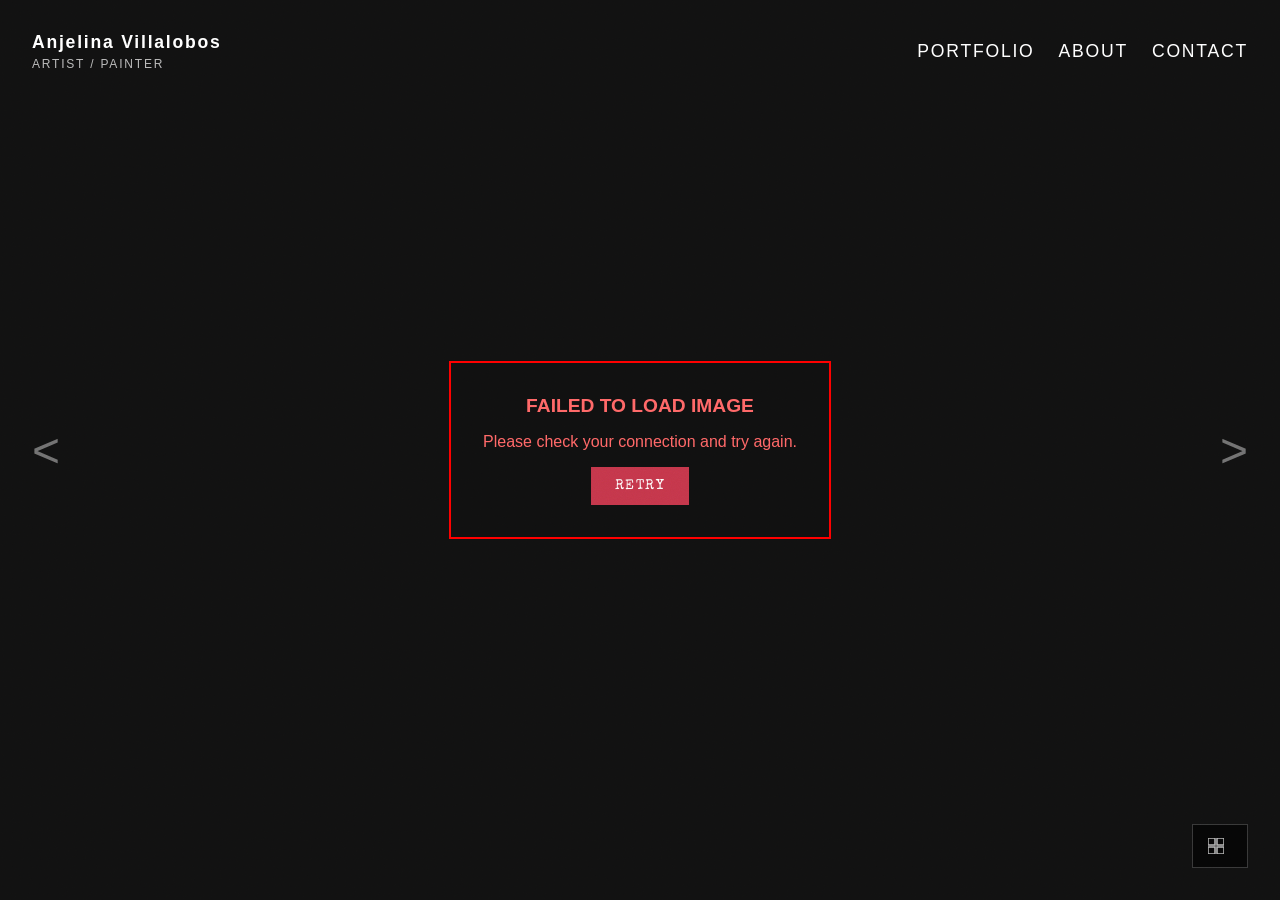
<file: minimal-portfolio.html>
<!DOCTYPE html>
<html lang="en">
<head>
    <meta charset="UTF-8">
    <meta name="viewport" content="width=device-width, initial-scale=1.0, viewport-fit=cover">
    <meta name="referrer" content="no-referrer">
    <meta name="description" content="Anjelina Villalobos - Digital Artist Portfolio">
    <meta name="author" content="Jared Apper">
    <meta name="theme-color" content="#111111">
    <title>Anjelina Villalobos | Portfolio</title>
    <link rel="icon" href="data:image/svg+xml,<svg xmlns='http://www.w3.org/2000/svg' viewBox='0 0 100 100'><text y='.9em' font-size='90'>🎨</text></svg>">

    <link rel="preconnect" href="https://fonts.googleapis.com">
    <link rel="preconnect" href="https://fonts.gstatic.com" crossorigin>
    <link href="https://fonts.googleapis.com/css2?family=Special+Elite&family=Playfair+Display:wght@700&display=swap" rel="stylesheet">
    <link rel="stylesheet" href="styles/minimal-portfolio.css">
</head>
<body>
    <a href="#main-image" class="skip-link">Skip to gallery</a>

    <div class="fullscreen-container" id="container">

        <div class="loading-overlay" id="loadingOverlay">
            <div class="loading-text">LOADING...</div>
            <div class="loading-hint">Pro tip: Press <kbd>G</kbd> for gallery view</div>
        </div>

        <div class="preview-image prev" id="prevPreview"></div>
        <div class="background-image" id="backgroundImage" role="img" aria-label=""></div>
        <div class="preview-image next" id="nextPreview"></div>

        <header class="main-header" role="banner">
            <div class="artist-info" tabindex="0">
                <div class="artist-name">Anjelina Villalobos</div>
                <div class="artist-title">ARTIST / PAINTER</div>
            </div>
            <nav role="navigation" aria-label="Main navigation">
                <a href="#portfolio">PORTFOLIO</a>
                <a href="#about">ABOUT</a>
                <a href="#contact">CONTACT</a>
            </nav>
        </header>

        <div class="error-message" id="errorMessage" role="alert" aria-live="assertive">
            <h3>FAILED TO LOAD IMAGE</h3>
            <p>Please check your connection and try again.</p>
            <button class="error-retry" id="errorRetry">RETRY</button>
        </div>

        <div class="hover-zone left" aria-hidden="true"></div>
        <div class="hover-zone right" aria-hidden="true"></div>

        <div class="carousel-nav">
            <button class="prev" aria-label="Previous image">&lt;</button>
            <button class="next" aria-label="Next image">&gt;</button>
        </div>

        <main id="main-image">
            <div class="image-title">
                <a href="#portfolio" class="title-link">
                    <h1 id="imgTitle"></h1>
                </a>
                <a href="#portfolio" class="meta-link">
                    <div class="image-meta" id="imgMeta"></div>
                </a>
            </div>

        </main>

        <button class="gallery-hint" id="galleryHint" aria-label="Open gallery overview" title="Gallery Overview">
            <svg class="hint-icon" width="16" height="16" viewBox="0 0 16 16" fill="none" xmlns="http://www.w3.org/2000/svg">
                <rect x="0" y="0" width="7" height="7" stroke="currentColor" stroke-width="1.5"/>
                <rect x="9" y="0" width="7" height="7" stroke="currentColor" stroke-width="1.5"/>
                <rect x="0" y="9" width="7" height="7" stroke="currentColor" stroke-width="1.5"/>
                <rect x="9" y="9" width="7" height="7" stroke="currentColor" stroke-width="1.5"/>
            </svg>
            <span class="hint-text"></span>
        </button>


        <div class="contextual-tip" id="contextualTip">
            <button class="contextual-tip-close" id="contextualTipClose">×</button>
            <span id="contextualTipText">Press ← → to navigate images</span>
        </div>

    </div>

    <div class="sr-only" role="status" aria-live="polite" aria-atomic="true" id="announcer"></div>

    <div id="toast">Pro Tip: Press <kbd>G</kbd> to view the full gallery.</div>

    <!-- Command Bar Gallery -->
    <div class="command-bar-overlay" id="commandBar" role="dialog" aria-label="Gallery overview" aria-modal="true">
        <div class="command-bar-content">
            <div class="command-bar-header">
                <p>GALLERY / Press <kbd>Esc</kbd> or <kbd>G</kbd> to close</p>
            </div>
            <div class="thumbnail-grid" id="thumbnailGrid" role="grid"></div>
        </div>
    </div>

    <script src="scripts/minimal-portfolio.js"></script>

</body>
</html>
</file>
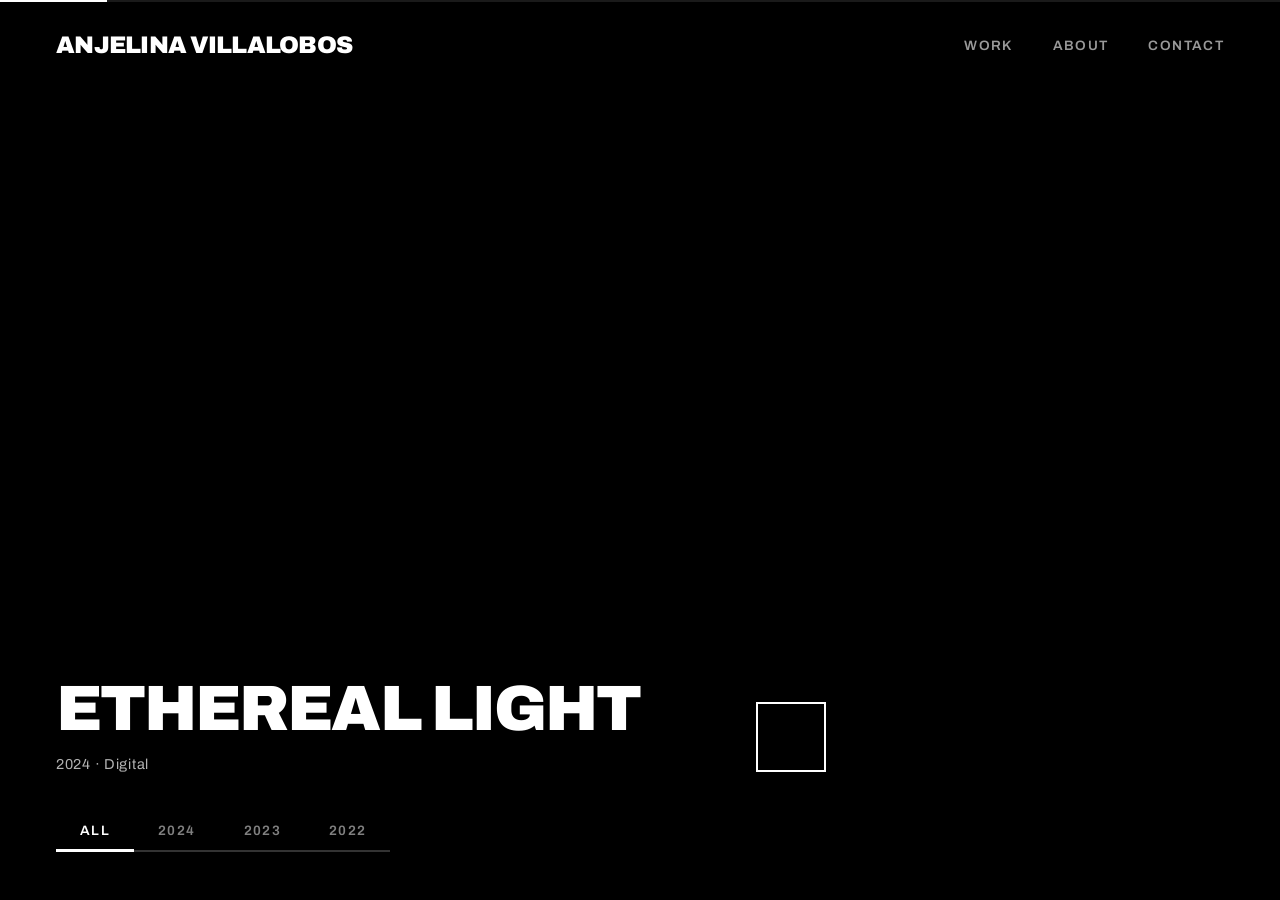
<file: optimized-dark.html>
<!DOCTYPE html>
<html lang="en">
<head>
    <meta charset="UTF-8">
    <meta name="viewport" content="width=device-width, initial-scale=1.0">
    <meta name="referrer" content="no-referrer">
    <title>Anjelina Villalobos | Portfolio</title>
    <link rel="icon" href="data:,">

    <link rel="preconnect" href="https://fonts.googleapis.com">
    <link rel="preconnect" href="https://fonts.gstatic.com" crossorigin>
    <link href="https://fonts.googleapis.com/css2?family=Archivo:wght@400;600;900&display=swap" rel="stylesheet">

    <style>
        * {
            margin: 0;
            padding: 0;
            box-sizing: border-box;
        }

        body, html {
            width: 100%;
            height: 100%;
            overflow: hidden;
            background-color: #000;
            color: #fff;
            font-family: 'Archivo', -apple-system, sans-serif;
        }

        .fullscreen-container {
            position: relative;
            width: 100%;
            height: 100%;
        }

        /* Background with dramatic transition */
        .background-image {
            position: absolute;
            top: 0;
            left: 0;
            width: 100%;
            height: 100%;
            background-size: cover;
            background-position: center;
            z-index: 1;
            opacity: 1;
            filter: brightness(0.85) contrast(1.1);
            transform: scale(1);
            transition: opacity 1s cubic-bezier(0.4, 0, 0.2, 1),
                        transform 1.2s cubic-bezier(0.4, 0, 0.2, 1),
                        filter 1s ease;
        }

        .background-image.fade-out {
            opacity: 0;
            transform: scale(1.08);
        }

        /* Gradient overlays for depth */
        .gradient-overlay {
            position: fixed;
            pointer-events: none;
            z-index: 2;
        }

        .gradient-overlay.top {
            top: 0;
            left: 0;
            right: 0;
            height: 25%;
            background: linear-gradient(to bottom, rgba(0, 0, 0, 0.7) 0%, transparent 100%);
        }

        .gradient-overlay.bottom {
            bottom: 0;
            left: 0;
            right: 0;
            height: 30%;
            background: linear-gradient(to top, rgba(0, 0, 0, 0.8) 0%, transparent 100%);
        }

        /* Header */
        .main-header {
            position: absolute;
            top: 2rem;
            left: 3.5rem;
            right: 3.5rem;
            display: flex;
            justify-content: space-between;
            align-items: center;
            z-index: 3;
        }

        .artist-name {
            font-size: 1.5rem;
            font-weight: 900;
            letter-spacing: -0.03em;
            text-transform: uppercase;
        }

        .main-header nav {
            display: flex;
            gap: 2.5rem;
        }

        .main-header nav a {
            color: rgba(255, 255, 255, 0.6);
            text-decoration: none;
            font-size: 0.85rem;
            font-weight: 600;
            letter-spacing: 0.1em;
            text-transform: uppercase;
            transition: color 0.3s ease;
            position: relative;
        }

        .main-header nav a::before {
            content: '';
            position: absolute;
            bottom: -3px;
            left: 0;
            width: 0;
            height: 1px;
            background: #fff;
            transition: width 0.3s ease;
        }

        .main-header nav a:hover {
            color: #fff;
        }

        .main-header nav a:hover::before {
            width: 100%;
        }

        /* Large image title overlay */
        .image-title {
            position: absolute;
            bottom: 8rem;
            left: 3.5rem;
            z-index: 3;
            max-width: 60%;
        }

        .image-title h1 {
            font-size: 4rem;
            font-weight: 900;
            line-height: 0.95;
            letter-spacing: -0.03em;
            margin-bottom: 1rem;
            text-transform: uppercase;
            opacity: 0;
            transform: translateY(20px);
            transition: opacity 0.6s ease 0.3s, transform 0.6s ease 0.3s;
        }

        .image-title h1.visible {
            opacity: 1;
            transform: translateY(0);
        }

        .image-title .meta {
            font-size: 0.9rem;
            color: rgba(255, 255, 255, 0.7);
            font-weight: 400;
            letter-spacing: 0.05em;
            opacity: 0;
            transform: translateY(10px);
            transition: opacity 0.5s ease 0.5s, transform 0.5s ease 0.5s;
        }

        .image-title .meta.visible {
            opacity: 1;
            transform: translateY(0);
        }

        /* Counter removed */

        /* Year filter - redesigned */
        .year-filter {
            position: absolute;
            bottom: 3rem;
            left: 3.5rem;
            z-index: 3;
            display: flex;
            gap: 0;
        }

        .year-filter button {
            background: transparent;
            border: none;
            border-bottom: 2px solid rgba(255, 255, 255, 0.2);
            color: rgba(255, 255, 255, 0.5);
            padding: 0.7rem 1.5rem;
            font-size: 0.85rem;
            font-weight: 600;
            letter-spacing: 0.1em;
            text-transform: uppercase;
            cursor: pointer;
            transition: all 0.3s ease;
            font-family: inherit;
        }

        /* Remove blue focus ring/animation when navigating arrows */
        .year-filter button:focus,
        .year-filter button:focus-visible {
            outline: none;
            box-shadow: none;
        }

        .year-filter button:hover {
            color: rgba(255, 255, 255, 0.9);
            border-bottom-color: rgba(255, 255, 255, 0.5);
        }

        .year-filter button.active {
            color: #fff;
            border-bottom-color: #fff;
            border-bottom-width: 3px;
        }

        /* Thumbnail grid - larger, better positioned */
        .thumbnail-grid {
            position: absolute;
            bottom: 3rem;
            right: 3.5rem;
            z-index: 3;
            display: grid;
            grid-template-columns: repeat(6, 70px);
            gap: 0.6rem;
        }

        .thumbnail {
            width: 70px;
            height: 70px;
            background-size: cover;
            background-position: center;
            cursor: pointer;
            opacity: 0.3;
            transition: all 0.3s cubic-bezier(0.4, 0, 0.2, 1);
            position: relative;
            overflow: hidden;
        }

        .thumbnail::after {
            content: '';
            position: absolute;
            inset: 0;
            border: 2px solid transparent;
            transition: border-color 0.3s ease;
        }

        .thumbnail:hover {
            opacity: 0.7;
            transform: translateY(-5px);
        }

        .thumbnail.active {
            opacity: 1;
        }

        .thumbnail.active::after {
            border-color: #fff;
        }

        /* Hover zones */
        .hover-zone {
            position: absolute;
            top: 0;
            width: 35%;
            height: 100%;
            z-index: 2; /* behind interactive UI like year filter and thumbnails */
        }

        .hover-zone.left {
            left: 0;
            cursor: w-resize;
        }

        .hover-zone.right {
            right: 0;
            cursor: e-resize;
        }

        /* Arrows - minimal and elegant */
        .carousel-nav {
            position: absolute;
            top: 50%;
            width: 100%;
            display: flex;
            justify-content: space-between;
            transform: translateY(-50%);
            z-index: 4;
            pointer-events: none;
            padding: 0 3.5rem;
        }

        .carousel-nav button {
            background: rgba(0, 0, 0, 0.4);
            backdrop-filter: blur(10px);
            border: 1px solid rgba(255, 255, 255, 0.15);
            color: white;
            font-size: 2.5rem;
            cursor: pointer;
            opacity: 0;
            transition: all 0.3s ease;
            pointer-events: auto;
            padding: 1rem 1.5rem;
            font-weight: 100;
            line-height: 1;
        }

        .carousel-nav button.visible {
            opacity: 1;
        }

        .carousel-nav button:hover {
            background: rgba(255, 255, 255, 0.1);
            border-color: rgba(255, 255, 255, 0.3);
            transform: scale(1.05);
        }

        /* Progress bar - sleek */
        .progress-bar {
            position: absolute;
            top: 0;
            left: 0;
            width: 100%;
            height: 2px;
            background: rgba(255, 255, 255, 0.1);
            z-index: 3;
        }

        .progress-fill {
            height: 100%;
            background: #fff;
            transition: width 0.4s cubic-bezier(0.4, 0, 0.2, 1);
        }

        /* Remove keyboard hint - cleaner without it */
    </style>
</head>
<body>

    <div class="fullscreen-container">

        <div class="background-image"></div>

        <div class="gradient-overlay top"></div>
        <div class="gradient-overlay bottom"></div>

        <div class="progress-bar">
            <div class="progress-fill" id="progress"></div>
        </div>

        <header class="main-header">
            <div class="artist-name">Anjelina Villalobos</div>
            <nav>
                <a href="#">Work</a>
                <a href="#">About</a>
                <a href="#">Contact</a>
            </nav>
        </header>

        

        <div class="image-title">
            <h1 id="img-title"></h1>
            <div class="meta" id="img-meta"></div>
        </div>

        <div class="year-filter">
            <button class="year-btn active" data-year="all">All</button>
            <button class="year-btn" data-year="2024">2024</button>
            <button class="year-btn" data-year="2023">2023</button>
            <button class="year-btn" data-year="2022">2022</button>
        </div>

        <div class="thumbnail-grid" id="thumbnails"></div>

        <div class="hover-zone left"></div>
        <div class="hover-zone right"></div>

        <div class="carousel-nav">
            <button class="prev">‹</button>
            <button class="next">›</button>
        </div>

    </div>

    <script>
        const gallery = [
            { year: 2024, image: 'https://images.unsplash.com/photo-1579783902614-a3fb3927b6a5?q=80&w=2000', title: 'Ethereal Light', medium: 'Digital', thumb: 'https://images.unsplash.com/photo-1579783902614-a3fb3927b6a5?q=80&w=200' },
            { year: 2024, image: 'https://images.unsplash.com/photo-1547891654-e66ed7ebb968?q=80&w=2000', title: 'Urban Dreams', medium: 'Mixed Media', thumb: 'https://images.unsplash.com/photo-1547891654-e66ed7ebb968?q=80&w=200' },
            { year: 2024, image: 'https://images.unsplash.com/photo-1557672172-298e090bd0f1?q=80&w=2000', title: 'Abstract Motion', medium: 'Digital', thumb: 'https://images.unsplash.com/photo-1557672172-298e090bd0f1?q=80&w=200' },
            { year: 2023, image: 'https://images.unsplash.com/photo-1541961017774-22349e4a1262?q=80&w=2000', title: 'Neon Nights', medium: 'Photography', thumb: 'https://images.unsplash.com/photo-1541961017774-22349e4a1262?q=80&w=200' },
            { year: 2023, image: 'https://images.unsplash.com/photo-1550684848-fac1c5b4e853?q=80&w=2000', title: 'Chromatic Study', medium: 'Digital', thumb: 'https://images.unsplash.com/photo-1550684848-fac1c5b4e853?q=80&w=200' },
            { year: 2023, image: 'https://images.unsplash.com/photo-1558591710-4b4a1ae0f04d?q=80&w=2000', title: 'Celestial Forms', medium: 'Digital', thumb: 'https://images.unsplash.com/photo-1558591710-4b4a1ae0f04d?q=80&w=200' },
            { year: 2023, image: 'https://images.unsplash.com/photo-1536440136628-849c177e76a1?q=80&w=2000', title: 'Digital Landscape', medium: 'Digital', thumb: 'https://images.unsplash.com/photo-1536440136628-849c177e76a1?q=80&w=200' },
            { year: 2022, image: 'https://images.unsplash.com/photo-1506477331477-33d5d8b3dc85?q=80&w=2000', title: 'Infinite Horizon', medium: 'Photography', thumb: 'https://images.unsplash.com/photo-1506477331477-33d5d8b3dc85?q=80&w=200' },
            { year: 2022, image: 'https://images.unsplash.com/photo-1553356084-58ef4a67b2a7?q=80&w=2000', title: 'Gradient Space', medium: 'Digital', thumb: 'https://images.unsplash.com/photo-1553356084-58ef4a67b2a7?q=80&w=200' },
            { year: 2022, image: 'https://images.unsplash.com/photo-1557682250-33bd709cbe85?q=80&w=2000', title: 'Prismatic Vision', medium: 'Mixed Media', thumb: 'https://images.unsplash.com/photo-1557682250-33bd709cbe85?q=80&w=200' },
            { year: 2022, image: 'https://images.unsplash.com/photo-1567095761054-7a02e69e5c43?q=80&w=2000', title: 'Color Field', medium: 'Digital', thumb: 'https://images.unsplash.com/photo-1567095761054-7a02e69e5c43?q=80&w=200' },
            { year: 2022, image: 'https://images.unsplash.com/photo-1557682224-5b8590cd9ec5?q=80&w=2000', title: 'Radiant Bloom', medium: 'Digital', thumb: 'https://images.unsplash.com/photo-1557682224-5b8590cd9ec5?q=80&w=200' }
        ];

        let filteredGallery = [...gallery];
        let currentIndex = 0;
        let isTransitioning = false;

        const backgroundImage = document.querySelector('.background-image');
        const imgTitle = document.getElementById('img-title');
        const imgMeta = document.getElementById('img-meta');
        
        const progress = document.getElementById('progress');
        const leftZone = document.querySelector('.hover-zone.left');
        const rightZone = document.querySelector('.hover-zone.right');
        const prevButton = document.querySelector('.carousel-nav .prev');
        const nextButton = document.querySelector('.carousel-nav .next');
        const thumbnailGrid = document.getElementById('thumbnails');

        // Preload
        gallery.forEach(item => {
            const img = new Image();
            img.src = item.image;
        });

        function init() {
            updateImage(0, false);
            renderThumbnails();
        }

        function updateImage(index, animate = true) {
            if (isTransitioning) return;
            isTransitioning = true;

            currentIndex = index;
            const item = filteredGallery[currentIndex];

            // Hide title first
            imgTitle.classList.remove('visible');
            imgMeta.classList.remove('visible');

            if (animate) {
                backgroundImage.classList.add('fade-out');
            }

            setTimeout(() => {
                backgroundImage.style.backgroundImage = `url('${item.image}')`;
                imgTitle.textContent = item.title;
                imgMeta.textContent = `${item.year} · ${item.medium}`;

                const progressPercent = ((currentIndex + 1) / filteredGallery.length) * 100;
                progress.style.width = progressPercent + '%';

                if (animate) {
                    backgroundImage.classList.remove('fade-out');
                }

                // Show title after image loads
                setTimeout(() => {
                    imgTitle.classList.add('visible');
                    imgMeta.classList.add('visible');
                }, 300);

                updateThumbnails();
                isTransitioning = false;
            }, animate ? 1000 : 0);
        }

        function renderThumbnails() {
            thumbnailGrid.innerHTML = '';
            filteredGallery.forEach((item, index) => {
                const thumb = document.createElement('div');
                thumb.className = 'thumbnail';
                thumb.style.backgroundImage = `url('${item.thumb}')`;
                if (index === 0) thumb.classList.add('active');
                thumb.addEventListener('click', () => updateImage(index));
                thumbnailGrid.appendChild(thumb);
            });
        }

        function updateThumbnails() {
            const thumbs = thumbnailGrid.querySelectorAll('.thumbnail');
            thumbs.forEach((thumb, index) => {
                thumb.classList.toggle('active', index === currentIndex);
            });
        }

        function navigate(direction) {
            const newIndex = (currentIndex + direction + filteredGallery.length) % filteredGallery.length;
            updateImage(newIndex);
        }

        // Year filter
        document.querySelectorAll('.year-btn').forEach(btn => {
            btn.addEventListener('click', () => {
                document.querySelectorAll('.year-btn').forEach(b => b.classList.remove('active'));
                btn.classList.add('active');

                const year = btn.dataset.year;
                filteredGallery = year === 'all' ? [...gallery] : gallery.filter(item => item.year === parseInt(year));

                currentIndex = 0;
                updateImage(0);
                renderThumbnails();
            });
        });

        // Navigation
        leftZone.addEventListener('mouseenter', () => prevButton.classList.add('visible'));
        leftZone.addEventListener('mouseleave', () => prevButton.classList.remove('visible'));
        rightZone.addEventListener('mouseenter', () => nextButton.classList.add('visible'));
        rightZone.addEventListener('mouseleave', () => nextButton.classList.remove('visible'));

        prevButton.addEventListener('click', () => navigate(-1));
        nextButton.addEventListener('click', () => navigate(1));
        leftZone.addEventListener('click', () => navigate(-1));
        rightZone.addEventListener('click', () => navigate(1));

        document.addEventListener('keydown', (e) => {
            if (e.key === 'ArrowLeft') navigate(-1);
            if (e.key === 'ArrowRight') navigate(1);
        });

        init();
    </script>

</body>
</html>
</file>
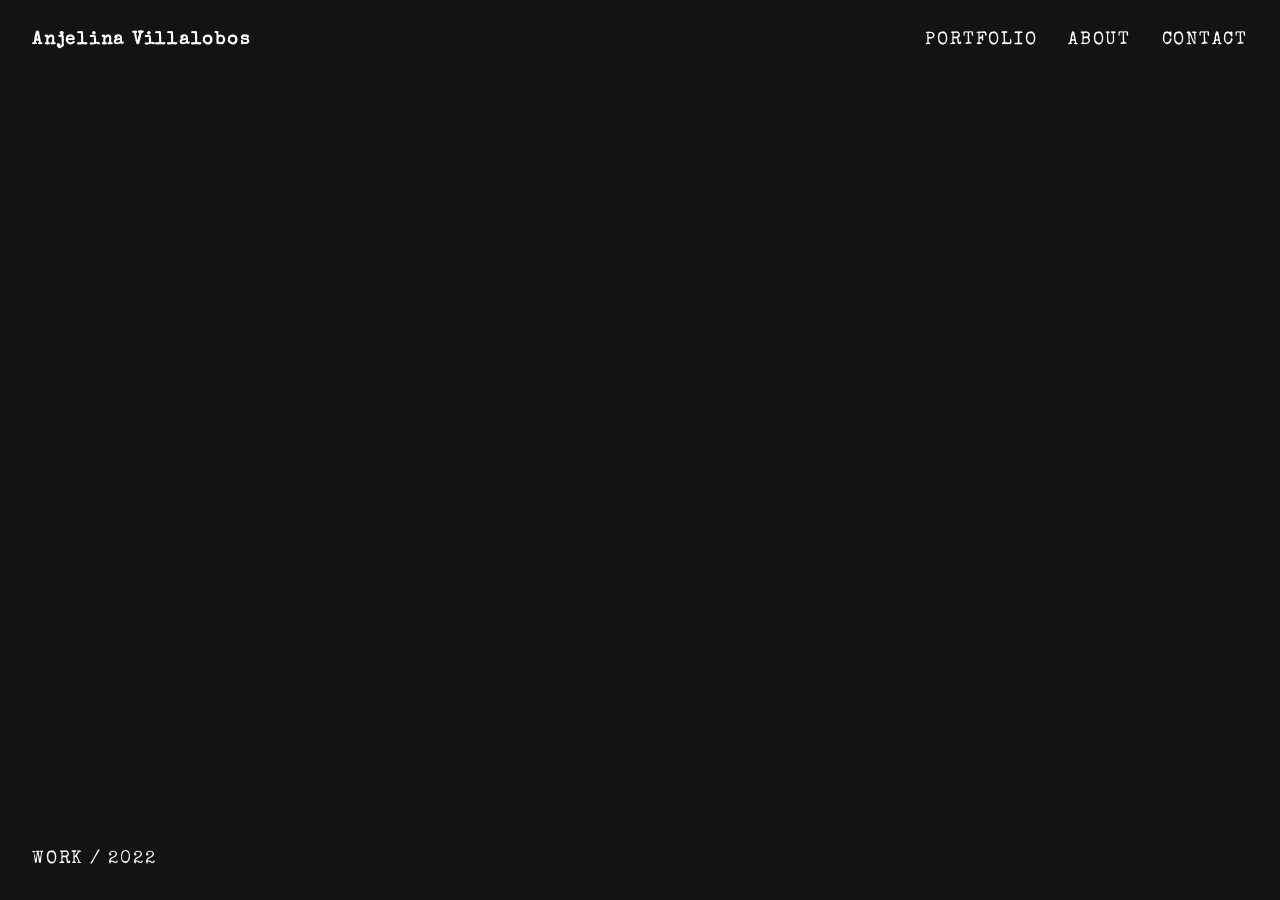
<file: test.html>
<!DOCTYPE html>
<html lang="en">
<head>
    <meta charset="UTF-8">
    <meta name="viewport" content="width=device-width, initial-scale=1.0">
	<meta name="referrer" content="no-referrer">
    <title>Anjelina Villalobos | Portfolio</title>
	<link rel="icon" href="data:,">
    
    <link rel="preconnect" href="https://fonts.googleapis.com">
    <link rel="preconnect" href="https://fonts.gstatic.com" crossorigin>
    <link href="https://fonts.googleapis.com/css2?family=Special+Elite&display=swap" rel="stylesheet">

    <style>
        /* CSS Reset and Basic Setup */
        body, html {
            margin: 0;
            padding: 0;
            width: 100%;
            height: 100%;
            overflow: hidden; /* Prevents scrollbars */
            background-color: #111; /* Dark background */
            color: #fff;
            font-family: 'Special Elite', monospace; /* Our chosen font */
        }

        /* The main container for the full-screen experience */
        .fullscreen-container {
            position: relative;
            width: 100%;
            height: 100%;
            display: flex;
            align-items: center;
            justify-content: center;
        }

        /* The background image carousel container */
        .background-image {
            position: absolute;
            top: 0;
            left: 0;
            width: 100%;
            height: 100%;
            background-size: cover;
            background-position: center center;
            z-index: 1;
            animation: heroZoom 30s ease-in-out infinite alternate;
            opacity: 1;
            transform: scale(1);
            transition: opacity 0.6s ease, transform 0.6s ease;
        }

        .background-image.fade-out {
            opacity: 0;
            transform: scale(1.1);
        }

        /* The noise/static overlay */
        .noise-overlay {
            position: absolute;
            top: 0;
            left: 0;
            width: 100%;
            height: 100%;
            z-index: 2;
            background-image: url("data:image/svg+xml,%3Csvg viewBox='0 0 1000 1000' xmlns='http://www.w3.org/2000/svg'%3E%3Cfilter id='noiseFilter'%3E%3CfeTurbulence type='fractalNoise' baseFrequency='0.65' numOctaves='3' stitchTiles='stitch'/%3E%3C/filter%3E%3Crect width='100%25' height='100%25' filter='url(%23noiseFilter)'/%3E%3C/svg%3E");
            opacity: 0.15; /* Level 2 grain */
            mix-blend-mode: overlay;
        }
        
        /* Persistent full-screen noise overlay using pseudo-element */
        body::before {
            content: "";
            position: fixed; /* Stays in place even if the page scrolls */
            top: 0;
            left: 0;
            width: 100vw; /* 100% of the viewport width */
            height: 100vh; /* 100% of the viewport height */
            z-index: 1000; /* Ensures it's on top of other content */
            pointer-events: none; /* Allows clicks to go through the overlay */

            /* The actual noise effect using an SVG filter */
            background-image: url("data:image/svg+xml,%3Csvg viewBox='0 0 1000 1000' xmlns='http://www.w3.org/2000/svg'%3E%3Cfilter id='noiseFilter'%3E%3CfeTurbulence type='fractalNoise' baseFrequency='0.8' numOctaves='3' stitchTiles='stitch'/%3E%3C/filter%3E%3Crect width='100%25' height='100%25' filter='url(%23noiseFilter)'/%3E%3C/svg%3E");
            
            /* Controls the intensity of the grain */
            opacity: 0.15; 
            
            /* How the grain blends with the content underneath */
            mix-blend-mode: overlay; 
        }
        
        /* The main header navigation */
        .main-header {
            position: absolute;
            top: 2rem;
            left: 2rem;
            right: 2rem;
            display: flex;
            justify-content: space-between;
            align-items: center;
            z-index: 3;
            font-size: 1.1rem;
            letter-spacing: 0.1em;
        }

        .main-header .artist-name {
            font-weight: bold;
        }

        .main-header nav a {
            color: #fff;
            text-decoration: none;
            margin-left: 1.5rem;
            transition: opacity 0.3s ease;
        }

        .main-header nav a:hover {
            opacity: 0.7;
        }

        /* The bottom-left year filter navigation */
        .year-filter {
            position: absolute;
            bottom: 2rem;
            left: 2rem;
            z-index: 3;
            font-size: 1.1rem;
            letter-spacing: 0.1em;
        }

        /* Hover zones for arrow navigation */
        .hover-zone {
            position: absolute;
            top: 0;
            width: 50%;
            height: 100%;
            z-index: 3;
            cursor: pointer;
        }

        .hover-zone.left {
            left: 0;
        }

        .hover-zone.right {
            right: 0;
        }

        /* The carousel navigation arrows */
        .carousel-nav {
            position: absolute;
            top: 50%;
            width: 100%;
            display: flex;
            justify-content: space-between;
            transform: translateY(-50%);
            z-index: 4;
            pointer-events: none;
        }

        .carousel-nav button {
            background: none;
            border: none;
            color: white;
            font-size: 3rem;
            cursor: pointer;
            opacity: 0;
            transition: opacity 0.3s ease, transform 0.3s ease;
            pointer-events: auto;
            padding: 0 2rem;
        }

        .carousel-nav button.visible {
            opacity: 1;
        }

        .carousel-nav button:hover {
            transform: scale(1.2);
        }

        /* Keyframe animations */
        @keyframes heroZoom {
            from { transform: scale(1); }
            to { transform: scale(1.05); }
        }

    </style>
</head>
<body>

    <div class="fullscreen-container">

        <div class="background-image"></div>

        <div class="noise-overlay"></div>

        <header class="main-header">
            <div class="artist-name">Anjelina Villalobos</div>
            <nav>
                <a href="#">PORTFOLIO</a>
                <a href="#">ABOUT</a>
                <a href="#">CONTACT</a>
            </nav>
        </header>

        <div class="hover-zone left"></div>
        <div class="hover-zone right"></div>

        <div class="carousel-nav">
            <button class="prev">&lt;</button>
            <button class="next">&gt;</button>
        </div>

        <footer class="year-filter">
            <span>WORK / 2024</span>
        </footer>

    </div>

    <script>
        const leftZone = document.querySelector('.hover-zone.left');
        const rightZone = document.querySelector('.hover-zone.right');
        const prevButton = document.querySelector('.carousel-nav .prev');
        const nextButton = document.querySelector('.carousel-nav .next');
        const backgroundImage = document.querySelector('.background-image');
        const yearDisplay = document.querySelector('.year-filter span');

        // Image gallery data
        const gallery = [
            {
                year: 2022,
                image: 'https://images.unsplash.com/photo-1579783902614-a3fb3927b6a5?q=80&w=2000&auto=format&fit=crop'
            },
            {
                year: 2023,
                image: 'https://images.unsplash.com/photo-1547891654-e66ed7ebb968?q=80&w=2000&auto=format&fit=crop'
            }
        ];

        let currentIndex = 0;

        // Initialize with first image
        backgroundImage.style.backgroundImage = `url('${gallery[currentIndex].image}')`;
        yearDisplay.textContent = `WORK / ${gallery[currentIndex].year}`;

        // Function to change image with fade effect
        function changeImage(newIndex) {
            if (newIndex === currentIndex) return;

            // Fade out
            backgroundImage.classList.add('fade-out');

            // After fade out completes, change image and fade in
            setTimeout(() => {
                currentIndex = newIndex;
                backgroundImage.style.backgroundImage = `url('${gallery[currentIndex].image}')`;
                yearDisplay.textContent = `WORK / ${gallery[currentIndex].year}`;
                backgroundImage.classList.remove('fade-out');
            }, 600); // Match the CSS transition duration
        }

        // Arrow hover effects
        leftZone.addEventListener('mouseenter', () => {
            prevButton.classList.add('visible');
        });

        leftZone.addEventListener('mouseleave', () => {
            prevButton.classList.remove('visible');
        });

        rightZone.addEventListener('mouseenter', () => {
            nextButton.classList.add('visible');
        });

        rightZone.addEventListener('mouseleave', () => {
            nextButton.classList.remove('visible');
        });

        // Navigation functionality
        prevButton.addEventListener('click', () => {
            const newIndex = (currentIndex - 1 + gallery.length) % gallery.length;
            changeImage(newIndex);
        });

        nextButton.addEventListener('click', () => {
            const newIndex = (currentIndex + 1) % gallery.length;
            changeImage(newIndex);
        });

        // Click on hover zones to navigate
        leftZone.addEventListener('click', () => {
            const newIndex = (currentIndex - 1 + gallery.length) % gallery.length;
            changeImage(newIndex);
        });

        rightZone.addEventListener('click', () => {
            const newIndex = (currentIndex + 1) % gallery.length;
            changeImage(newIndex);
        });

        // Keyboard navigation
        document.addEventListener('keydown', (e) => {
            if (e.key === 'ArrowLeft') {
                const newIndex = (currentIndex - 1 + gallery.length) % gallery.length;
                changeImage(newIndex);
            } else if (e.key === 'ArrowRight') {
                const newIndex = (currentIndex + 1) % gallery.length;
                changeImage(newIndex);
            }
        });
    </script>

</body>
</html>
</file>
<file: styles/minimal-portfolio.css>
/* ====================================
   CSS Reset and Basic Setup
   ==================================== */
:root {
    --accent-color: #C4364A;
    --accent-hover: #D64A5E;
}

* {
    margin: 0;
    padding: 0;
    box-sizing: border-box;
}

body, html {
    width: 100%;
    height: 100%;
    overflow: hidden;
    background-color: #111;
    color: #fff;
    font-family: -apple-system, BlinkMacSystemFont, 'Segoe UI', 'Helvetica Neue', Arial, sans-serif;
    -webkit-font-smoothing: antialiased;
    -moz-osx-font-smoothing: grayscale;
    padding: env(safe-area-inset-top) env(safe-area-inset-right) env(safe-area-inset-bottom) env(safe-area-inset-left);
}

/* ====================================
   Noise Overlay Effect
   ==================================== */
body::before {
    content: "";
    position: fixed;
    top: 0;
    left: 0;
    width: 100vw;
    height: 100vh;
    z-index: 1000;
    pointer-events: none;
    background-image: url("data:image/svg+xml,%3Csvg viewBox='0 0 1000 1000' xmlns='http://www.w3.org/2000/svg'%3E%3Cfilter id='noiseFilter'%3E%3CfeTurbulence type='fractalNoise' baseFrequency='0.8' numOctaves='3' stitchTiles='stitch'/%3E%3C/filter%3E%3Crect width='100%25' height='100%25' filter='url(%23noiseFilter)'/%3E%3C/svg%3E");
    opacity: 0.15;
    mix-blend-mode: overlay;
}

/* ====================================
   Accessibility
   ==================================== */
.skip-link {
    position: absolute;
    top: -100px;
    left: 16px;
    background: #fff;
    color: #111;
    padding: 12px 24px;
    text-decoration: none;
    z-index: 10000;
    font-weight: bold;
}

.skip-link:focus {
    top: 16px;
    outline: 3px solid #fff;
    outline-offset: 3px;
}

.sr-only {
    position: absolute;
    width: 1px;
    height: 1px;
    padding: 0;
    margin: -1px;
    overflow: hidden;
    clip: rect(0, 0, 0, 0);
    white-space: nowrap;
    border-width: 0;
}

/* ====================================
   Main Container
   ==================================== */
.fullscreen-container {
    position: relative;
    width: 100%;
    height: 100%;
    display: flex;
    align-items: center;
    justify-content: center;
    touch-action: pan-y;
    cursor: grab;
}

.fullscreen-container.dragging {
    cursor: grabbing;
}

/* ====================================
   Background Image
   ==================================== */
.background-image {
    position: absolute;
    top: 0;
    left: 0;
    width: 100%;
    height: 100%;
    background-size: cover;
    background-position: center center;
    z-index: 1;
    opacity: 0;
    transform: translateX(0);
    transition: opacity 0.4s ease;
    filter: blur(0px);
    will-change: transform, opacity;
}

.background-image.loaded {
    opacity: 1;
}

.background-image.fade-out {
    opacity: 0;
}

.background-image.loading-blur {
    filter: blur(20px);
}

.background-image.dragging {
    transition: none;
    cursor: grabbing;
}

.background-image.animating {
    transition: transform 0.3s cubic-bezier(0.4, 0, 0.2, 1), opacity 0.3s ease;
}

/* ====================================
   Preview Images (for drag effect)
   ==================================== */
.preview-image {
    position: absolute;
    top: 0;
    width: 100%;
    height: 100%;
    background-size: cover;
    background-position: center center;
    opacity: 1;
    pointer-events: none;
    z-index: 0;
    transition: none;
    will-change: transform;
}

.preview-image.prev {
    left: 0;
    transform: translateX(-100%);
}

.preview-image.next {
    left: 0;
    transform: translateX(100%);
}

.preview-image.snapping {
    transition: transform 0.25s cubic-bezier(0.25, 0.46, 0.45, 0.94);
}

/* ====================================
   Loading Overlay
   ==================================== */
.loading-overlay {
    position: absolute;
    inset: 0;
    background: #111;
    display: flex;
    flex-direction: column;
    align-items: center;
    justify-content: center;
    gap: 1.5rem;
    z-index: 200;
    opacity: 1;
    transition: opacity 0.4s ease;
}

.loading-overlay.hidden {
    opacity: 0;
    pointer-events: none;
}

.loading-text {
    color: #fff;
    font-size: 1.1rem;
    letter-spacing: 0.1em;
}

.loading-hint {
    color: rgba(255, 255, 255, 0.6);
    font-size: 0.85rem;
    letter-spacing: 0.1em;
}

.loading-hint kbd {
    background: rgba(255, 255, 255, 0.15);
    padding: 4px 8px;
    border-radius: 0;
    border: 1px solid rgba(255, 255, 255, 0.2);
    font-family: monospace;
    font-size: 0.8rem;
}

/* ====================================
   Header Navigation
   ==================================== */
.main-header {
    position: absolute;
    top: 2rem;
    left: 2rem;
    right: 2rem;
    display: flex;
    justify-content: space-between;
    align-items: center;
    z-index: 100;
    font-size: 1.1rem;
    letter-spacing: 0.1em;
}

.artist-info {
    display: flex;
    flex-direction: column;
    gap: 0.25rem;
}

.artist-name {
    font-weight: bold;
}

.artist-title {
    font-size: 0.75rem;
    color: rgba(255, 255, 255, 0.7);
    letter-spacing: 0.15em;
}

.artist-info:focus-visible {
    outline: 3px solid #fff;
    outline-offset: 4px;
}

.main-header nav {
    display: flex;
    gap: 1.5rem;
}

.main-header nav a {
    color: #fff;
    text-decoration: none;
    transition: opacity 0.3s ease;
}

.main-header nav a:hover {
    opacity: 0.7;
}

.main-header nav a:focus-visible {
    outline: 3px solid #fff;
    outline-offset: 4px;
}

/* Gallery hint button */
.gallery-hint {
    position: absolute;
    bottom: 2rem;
    right: 2rem;
    z-index: 100;
    background: rgba(0, 0, 0, 0.6);
    backdrop-filter: blur(10px);
    border: 1px solid rgba(255, 255, 255, 0.2);
    color: rgba(255, 255, 255, 0.7);
    height: 44px;
    padding: 0 15px;
    border-radius: 0;
    cursor: pointer;
    transition: all 0.4s cubic-bezier(0.4, 0, 0.2, 1);
    font-family: 'Special Elite', monospace;
    font-size: 0.85rem;
    letter-spacing: 0.1em;
    display: flex;
    align-items: center;
    justify-content: center;
    gap: 8px;
    overflow: hidden;
    white-space: nowrap;
}

.gallery-hint:hover {
    background: rgba(0, 0, 0, 0.8);
    border-color: var(--accent-color);
    color: #fff;
}

.gallery-hint:focus-visible {
    outline: 3px solid #fff;
    outline-offset: 4px;
}

.hint-icon {
    flex-shrink: 0;
    transition: all 0.4s cubic-bezier(0.4, 0, 0.2, 1);
}

.hint-text {
    display: inline-block;
    max-width: 0;
    opacity: 0;
    transition: all 0.4s cubic-bezier(0.4, 0, 0.2, 1);
    overflow: hidden;
}

.gallery-hint:hover .hint-text {
    max-width: 200px;
    opacity: 1;
}

.gallery-hint:hover .hint-text::before {
    content: "OPEN GALLERY";
}

/* ====================================
   Image Title and Metadata
   ==================================== */
.image-title {
    position: absolute;
    bottom: 3rem;
    left: 3rem;
    right: 3rem;
    z-index: 50;
    max-width: 800px;
}


.image-title h1 {
    font-family: 'Geist', system-ui, -apple-system, Segoe UI, Roboto, Helvetica, Arial, "Apple Color Emoji", "Segoe UI Emoji", "Segoe UI Symbol";
    font-size: clamp(2rem, 5vw, 3rem);
    font-weight: 700;
    line-height: 1.1;
    margin-bottom: 0.5rem;
}

.image-title h1.visible {
    opacity: 1;
}

.image-meta {
    font-family: -apple-system, BlinkMacSystemFont, 'Segoe UI', 'Helvetica Neue', Arial, sans-serif;
    font-size: 0.8rem;
    text-transform: uppercase;
    letter-spacing: 0.1em;
    color: rgba(255, 255, 255, 0.7);
    transition: color 0.3s ease;
}

.image-meta.visible {
    opacity: 1;
}

.title-link,
.meta-link {
    text-decoration: none;
    color: inherit;
    display: block;
    cursor: pointer;
    transition: opacity 0.3s ease;
}

.title-link:hover,
.meta-link:hover {
    opacity: 0.7;
}

.title-link:focus-visible,
.meta-link:focus-visible {
    outline: 3px solid #fff;
    outline-offset: 4px;
}

.image-title:hover .title-link,
.image-title:hover .meta-link {
    opacity: 0.7;
}

/* ====================================
   Carousel Navigation
   ==================================== */
.hover-zone {
    position: absolute;
    top: 0;
    width: 50%;
    height: 100%;
    z-index: 95;
    cursor: pointer;
    pointer-events: none;
}

.hover-zone.left {
    left: 0;
}

.hover-zone.right {
    right: 0;
}

.carousel-nav {
    position: absolute;
    top: 50%;
    width: 100%;
    display: flex;
    justify-content: space-between;
    transform: translateY(-50%);
    z-index: 96;
    pointer-events: none;
}

.carousel-nav button {
    background: none;
    border: none;
    color: white;
    font-size: 3rem;
    cursor: pointer;
    opacity: 0.4;
    transition: opacity 0.3s ease, transform 0.3s ease;
    pointer-events: auto;
    padding: 0 2rem;
    font-family: inherit;
}

.carousel-nav button:hover,
.carousel-nav button.visible {
    opacity: 1;
}

.carousel-nav button:hover {
    transform: scale(1.2);
}

.carousel-nav button:focus-visible {
    outline: 3px solid #fff;
    outline-offset: 4px;
}

/* ====================================
   Error States
   ==================================== */
.error-message {
    position: absolute;
    top: 50%;
    left: 50%;
    transform: translate(-50%, -50%);
    background: rgba(17, 17, 17, 0.95);
    padding: 2rem;
    border: 2px solid #ff0000;
    color: #ff6666;
    display: none;
    z-index: 200;
    text-align: center;
    max-width: 90vw;
}

.error-message.show {
    display: block;
}

.error-message h3 {
    margin-bottom: 1rem;
    font-size: 1.2rem;
}

.error-retry {
    margin-top: 1rem;
    background: var(--accent-color);
    color: #fff;
    border: none;
    padding: 0.75rem 1.5rem;
    cursor: pointer;
    font-family: 'Special Elite', monospace;
    font-size: 0.9rem;
    letter-spacing: 0.1em;
    border-radius: 0;
    transition: background 0.3s ease;
}

.error-retry:hover {
    background: var(--accent-hover);
}

/* ====================================
   Empty State
   ==================================== */
.empty-state {
    position: absolute;
    top: 50%;
    left: 50%;
    transform: translate(-50%, -50%);
    text-align: center;
    z-index: 150;
    display: none;
    max-width: 400px;
    padding: 2rem;
}

.empty-state.show {
    display: block;
}

.empty-state h3 {
    font-size: 1.5rem;
    margin-bottom: 1rem;
}

.empty-state p {
    color: rgba(255, 255, 255, 0.7);
    margin-bottom: 1.5rem;
}

.empty-state-btn {
    background: var(--accent-color);
    color: #fff;
    border: none;
    padding: 0.75rem 1.5rem;
    cursor: pointer;
    font-family: 'Special Elite', monospace;
    font-size: 0.9rem;
    letter-spacing: 0.1em;
    border-radius: 0;
    transition: background 0.3s ease;
}

.empty-state-btn:hover {
    background: var(--accent-hover);
}

/* ====================================
   Contextual Tips
   ==================================== */
.contextual-tip {
    position: fixed;
    top: 5rem;
    right: 2rem;
    background: rgba(17, 17, 17, 0.95);
    border: 1px solid rgba(255, 255, 255, 0.3);
    padding: 1rem 1.5rem;
    z-index: 250;
    display: none;
    max-width: 300px;
    font-size: 0.85rem;
    line-height: 1.5;
}

.contextual-tip.show {
    display: block;
}

.contextual-tip-close {
    background: none;
    border: none;
    color: #fff;
    cursor: pointer;
    float: right;
    margin-left: 1rem;
    font-size: 1.2rem;
}

/* ====================================
   Command Bar Gallery
   ==================================== */
.command-bar-overlay {
    position: fixed;
    inset: 0;
    background: rgba(0, 0, 0, 0.85);
    backdrop-filter: blur(20px);
    z-index: 10000;
    display: flex;
    align-items: center;
    justify-content: center;
    opacity: 0;
    pointer-events: none;
    transition: opacity 0.3s ease;
}

.command-bar-overlay.show {
    opacity: 1;
    pointer-events: auto;
}

.command-bar-content {
    width: 90%;
    max-width: 1200px;
    max-height: 80vh;
    overflow-y: auto;
    padding: 2rem;
}

.command-bar-content::-webkit-scrollbar {
    width: 8px;
}

.command-bar-content::-webkit-scrollbar-track {
    background: rgba(255, 255, 255, 0.1);
}

.command-bar-content::-webkit-scrollbar-thumb {
    background: var(--accent-color);
    border-radius: 0;
}

.command-bar-content::-webkit-scrollbar-thumb:hover {
    background: var(--accent-hover);
}

.command-bar-header {
    margin-bottom: 1.5rem;
    text-align: center;
    font-size: 0.9rem;
    color: rgba(255, 255, 255, 0.7);
    letter-spacing: 0.1em;
}

.thumbnail-grid {
    display: grid;
    grid-template-columns: repeat(5, 200px);
    gap: 1rem;
    margin: 0 auto;
    justify-content: center;
}

.thumbnail-item {
    position: relative;
    width: 200px;
    aspect-ratio: 4/3;
    cursor: pointer;
    overflow: hidden;
    border-radius: 0;
    border: 2px solid transparent;
    transition: border-color 0.2s ease, transform 0.2s ease;
    background: rgba(255, 255, 255, 0.05);
}

.thumbnail-item:hover {
    transform: scale(1.05);
    border-color: rgba(255, 255, 255, 0.3);
}

.thumbnail-item:focus-visible {
    outline: 3px solid var(--accent-color);
    outline-offset: 4px;
}

.thumbnail-item.current {
    border-color: var(--accent-color);
    box-shadow: 0 0 20px rgba(196, 54, 74, 0.4);
}

.thumbnail-item img {
    width: 100%;
    height: 100%;
    object-fit: cover;
    display: block;
}

.thumbnail-info {
    position: absolute;
    bottom: 0;
    left: 0;
    right: 0;
    padding: 0.5rem;
    background: linear-gradient(to top, rgba(0, 0, 0, 0.8), transparent);
    font-size: 0.75rem;
    opacity: 0;
    transition: opacity 0.2s ease;
}

.thumbnail-item:hover .thumbnail-info,
.thumbnail-item.current .thumbnail-info {
    opacity: 1;
}

/* ====================================
   Toast Notifications
   ==================================== */
#toast {
    position: fixed;
    bottom: 2rem;
    left: 50%;
    transform: translateX(-50%);
    background: rgba(17, 17, 17, 0.95);
    border: 1px solid rgba(255, 255, 255, 0.3);
    padding: 1rem 1.5rem;
    z-index: 9000;
    font-size: 0.85rem;
    letter-spacing: 0.1em;
    opacity: 0;
    pointer-events: none;
    transition: opacity 0.3s ease;
}

#toast.show {
    opacity: 1;
}

#toast kbd {
    background: rgba(255, 255, 255, 0.15);
    padding: 4px 8px;
    border-radius: 0;
    border: 1px solid rgba(255, 255, 255, 0.2);
    font-family: monospace;
    font-size: 0.8rem;
}

/* ====================================
   Mobile Responsive
   ==================================== */
@media (max-width: 768px) {
    body, html {
        overflow-y: auto;
        height: auto;
        min-height: 100vh;
    }

    .fullscreen-container {
        height: auto;
        min-height: 100vh;
    }

    .background-image {
        position: fixed;
    }

    .main-header {
        position: sticky;
        flex-direction: row;
        font-size: 0.9rem;
        padding: 1rem;
    }

    .main-header nav {
        gap: 1rem;
    }

    .gallery-hint {
        bottom: 1rem;
        right: 1rem;
        height: 38px;
        padding: 0 12px;
        font-size: 0.75rem;
        gap: 6px;
    }

    .hint-icon {
        width: 14px;
        height: 14px;
    }

    .image-title {
        position: relative;
        bottom: auto;
        margin-top: 40vh;
        margin-bottom: 2rem;
        left: 1rem;
        right: 1rem;
    }

    .hover-zone {
        display: none;
    }

    .carousel-nav button {
        opacity: 0.6;
        font-size: 2rem;
        padding: 0 1rem;
    }

    .contextual-tip {
        top: auto;
        bottom: 6rem;
        right: 1rem;
        left: 1rem;
        max-width: none;
        font-size: 0.8rem;
    }

    .thumbnail-grid {
        grid-template-columns: repeat(3, 120px);
        gap: 0.75rem;
    }

    .thumbnail-item {
        width: 120px;
    }

    .command-bar-content {
        padding: 1rem;
    }
}

@media (max-width: 1200px) {
    .thumbnail-grid {
        grid-template-columns: repeat(4, 200px);
    }
}

@media (max-width: 1024px) {
    .thumbnail-grid {
        grid-template-columns: repeat(4, 150px);
    }

    .thumbnail-item {
        width: 150px;
    }
}

@media (max-width: 480px) {
    .thumbnail-grid {
        grid-template-columns: repeat(2, 100px);
        gap: 0.5rem;
    }

    .thumbnail-item {
        width: 100px;
    }
}

/* ====================================
   Reduced Motion
   ==================================== */
@media (prefers-reduced-motion: reduce) {
    *,
    *::before,
    *::after {
        animation-duration: 0.01ms !important;
        animation-iteration-count: 1 !important;
        transition-duration: 0.01ms !important;
    }
}
</file>
